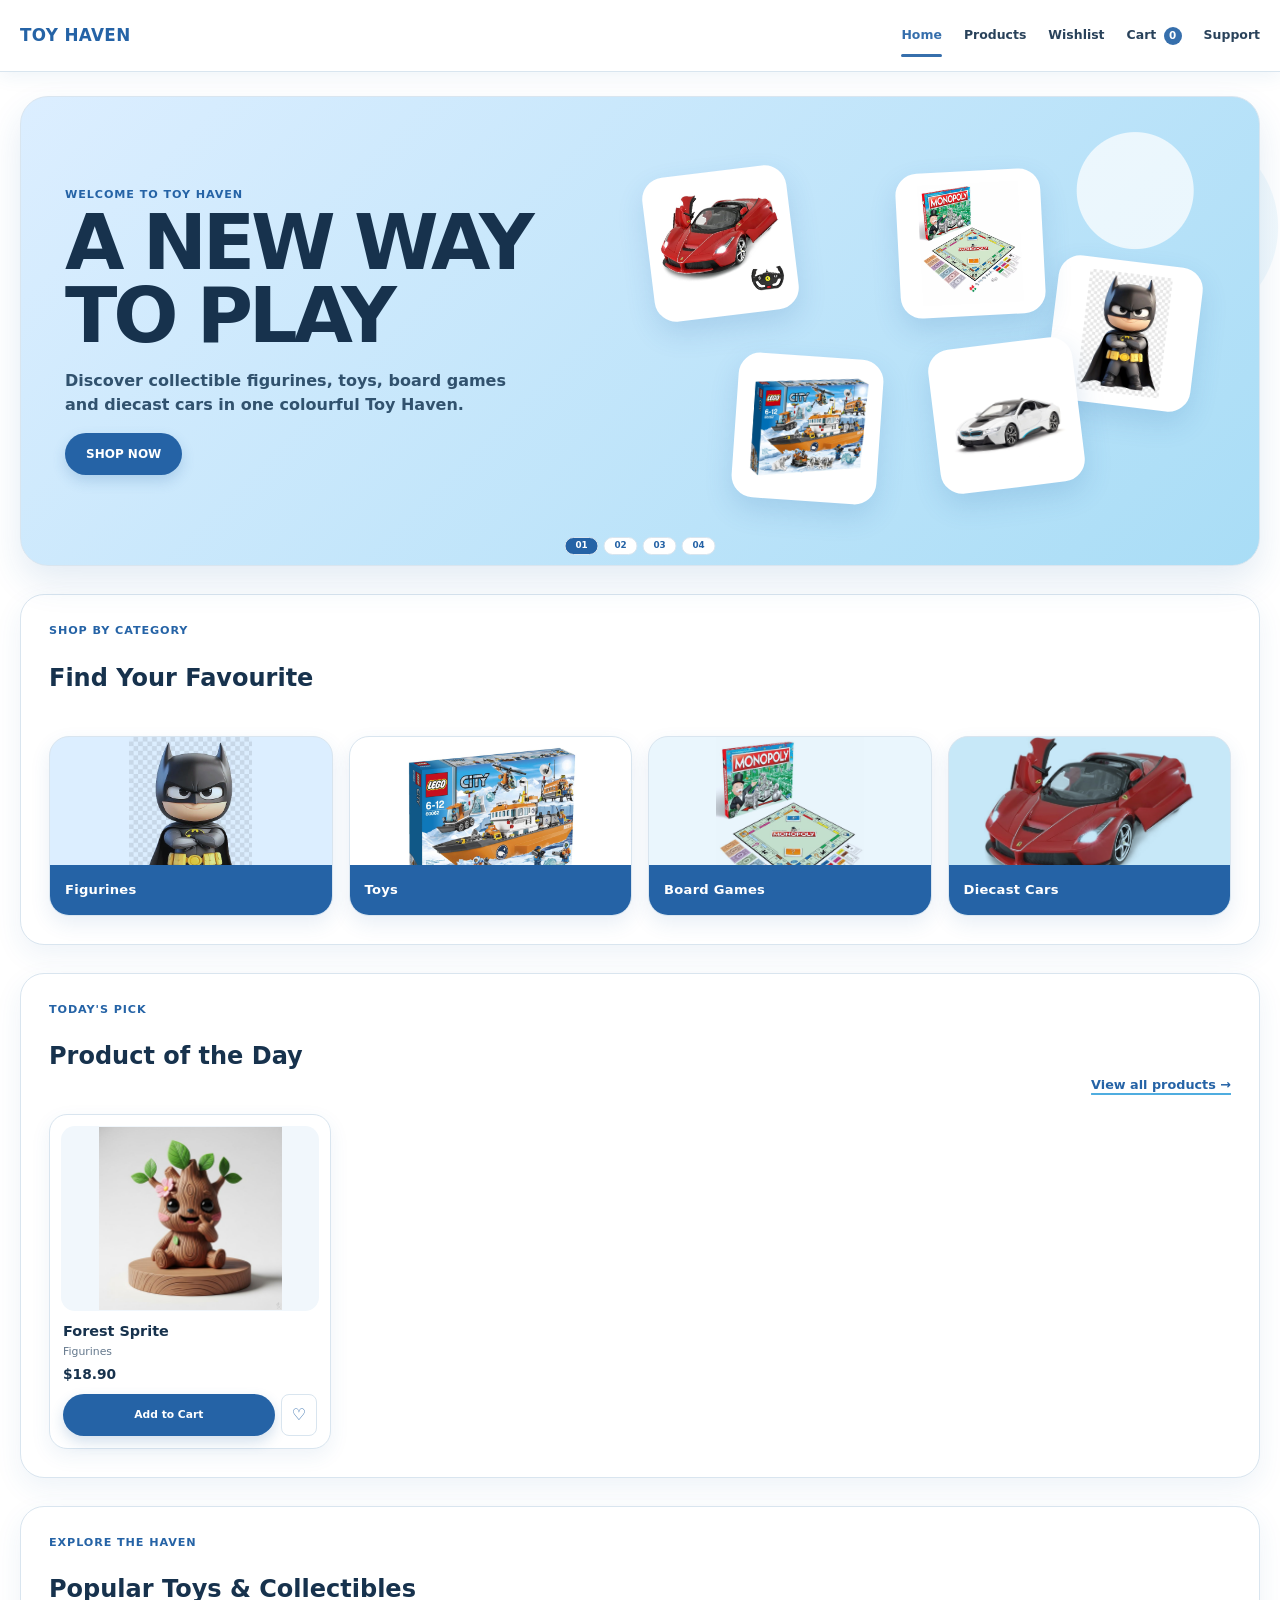
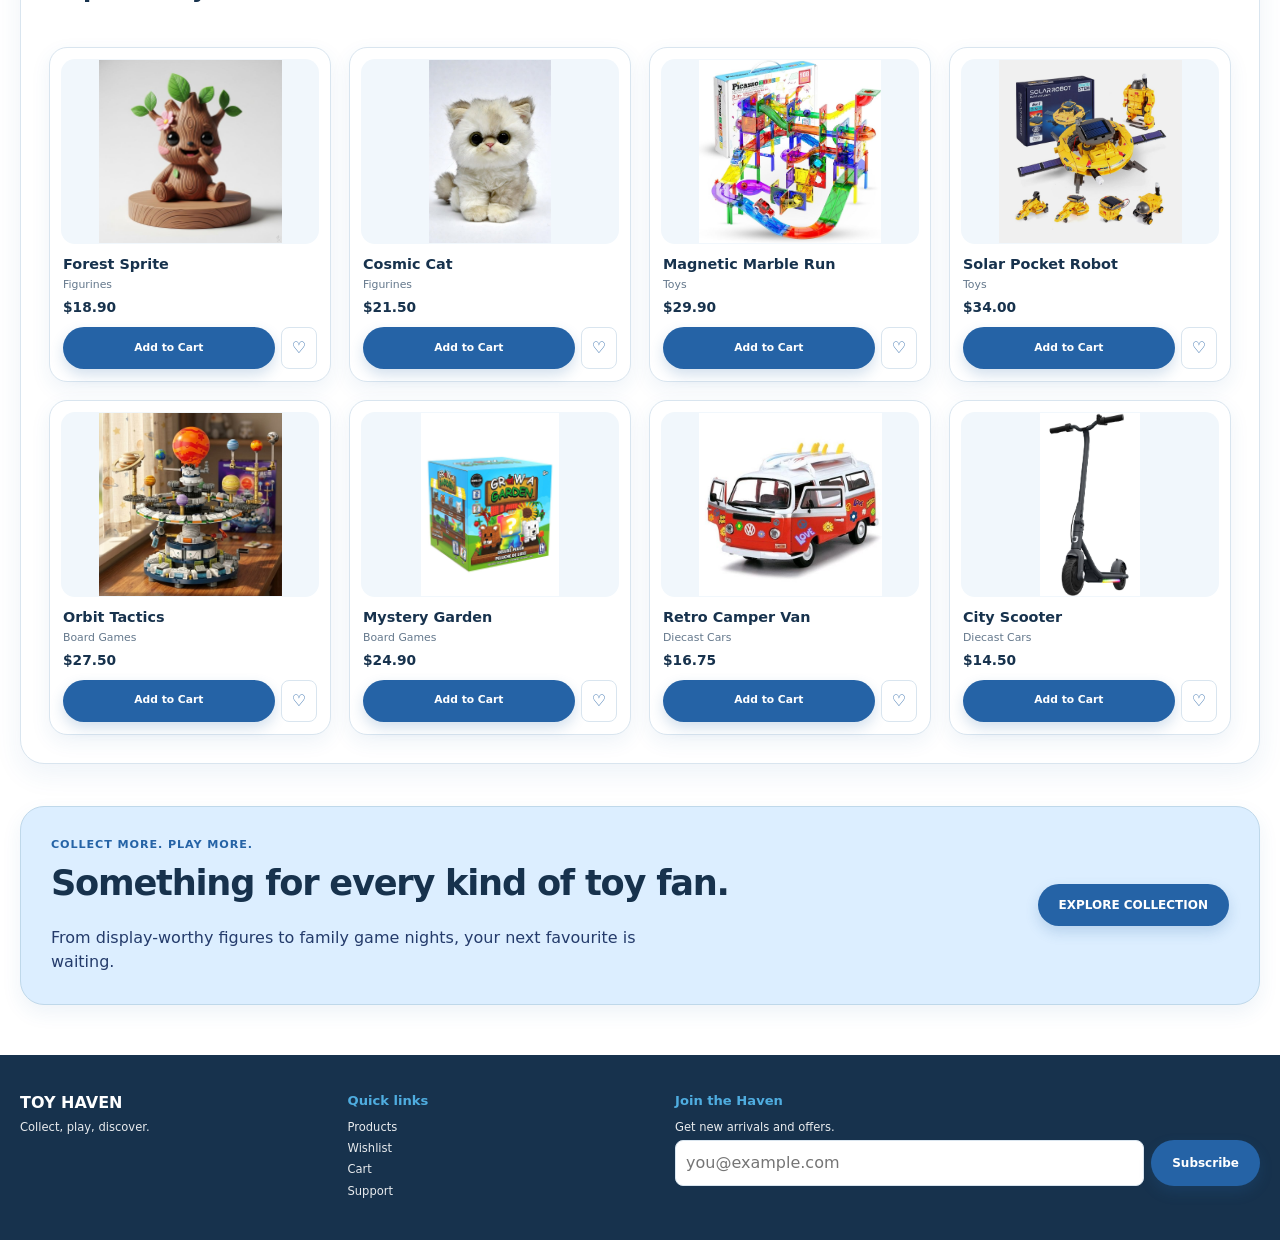
<file: index.html>
<!--
=========================================================
TOY HAVEN - INDEX.HTML
=========================================================
VIVA PURPOSE:
HOME PAGE: hero/banner, categories, featured products, Product of the Day and newsletter.

Shared header/footer are kept consistent across pages.
The semantic <main> element contains the page-specific
content. JavaScript is loaded at the bottom so the HTML is
available before the scripts initialise the page.
=========================================================
-->
<!DOCTYPE html>
<html lang="en">
<head>
  <meta charset="UTF-8">

  <!-- RESPONSIVE: tells the browser to size the page correctly on phones/tablets -->
  <meta name="viewport" content="width=device-width, initial-scale=1.0">

  <meta name="description" content="Toy Haven - collectible figurines, toys, board games and diecast models.">
  <meta name="theme-color" content="#FF6B6B">

  <title>Toy Haven | Home</title>

  <!-- FAVICON -->
  <link rel="icon" href="assets/truck.jpg" type="image/svg+xml">

  <!-- PWA MANIFEST -->
  <link rel="manifest" href="manifest.json">

  <!-- SHARED STYLESHEET: controls the appearance of the whole website -->
  <link rel="stylesheet" href="css/style.css">
</head>

<body data-page="home">

<!-- =====================================================
     HEADER / NAVIGATION
     Desktop = normal navigation
     Mobile = hamburger menu controlled by JavaScript
     ===================================================== -->
<header class="site-header">
  <a class="brand" href="index.html">TOY HAVEN</a>

  <!-- MOBILE MENU BUTTON -->
  <button class="menu-toggle"
          aria-label="Open navigation"
          aria-expanded="false">
    <span></span><span></span><span></span>
  </button>

  <nav class="site-nav" aria-label="Main navigation">
    <a class="active" href="index.html">Home</a>
    <a href="products.html">Products</a>
    <a href="wishlist.html">Wishlist</a>
    <a href="cart.html">Cart <span class="cart-count">0</span></a>
    <a href="support.html">Support</a>
  </nav>
</header>

<main class="home-main">

  <!-- ===================================================
       HERO SECTION
       JavaScript automatically rotates the promotional
       text. The toy images make the home page visually full.
       =================================================== -->
  <section class="hero hero-full" aria-label="Toy Haven promotions">

    <div class="hero-copy">
      <p class="eyebrow">WELCOME TO TOY HAVEN</p>

      <h1 id="hero-title">FAVOURITE TOYS FOR EVERY FAN</h1>

      <p id="hero-text">
        Discover collectibles, building sets, games and diecast models all in one place.
      </p>

      <!-- CTA = Call To Action -->
      <a class="btn" href="products.html">SHOP NOW</a>
    </div>

    <!-- TOY WALL: these are decorative product images -->
    <div class="hero-toy-wall" id="hero-art" aria-hidden="true">
      <div class="hero-product hero-p1">
        <img src="assets/ferrari.jpg" alt="">
      </div>

      <div class="hero-product hero-p2">
        <img src="assets/batman.jpg" alt="">
      </div>

      <div class="hero-product hero-p3">
        <img src="assets/lego-city.jpg" alt="">
      </div>

      <div class="hero-product hero-p4">
        <img src="assets/monopoly.jpg" alt="">
      </div>

      <div class="hero-product hero-p5">
        <img src="assets/bmw.jpg" alt="">
      </div>
    </div>

    <!-- JavaScript creates the slide buttons here -->
   
    <div class="hero-dots" id="hero-dots"></div>
  </section>


  <!-- ===================================================
       CATEGORY SHORTCUTS
       Clicking a category takes the user to Products.
       =================================================== -->
  <section class="home-section reveal">

    <div class="section-heading">
      <div>
        <p class="eyebrow">SHOP BY CATEGORY</p>
        <h2>Find Your Favourite</h2>
      </div>
    </div>

    <div class="category-cards">

      <a class="category-card" href="products.html?category=Figurines">
        <img src="assets/batman.jpg" alt="Figurines">
        <span>Figurines</span>
      </a>

      <a class="category-card" href="products.html?category=Toys">
        <img src="assets/lego-city.jpg" alt="Toys">
        <span>Toys</span>
      </a>

      <a class="category-card" href="products.html?category=Board%20Games">
        <img src="assets/monopoly.jpg" alt="Board Games">
        <span>Board Games</span>
      </a>

      <a class="category-card" href="products.html?category=Diecast%20Cars">
        <img src="assets/ferrari.jpg" alt="Diecast Cars">
        <span>Diecast Cars</span>
      </a>

    </div>
  </section>


  <!-- ===================================================
       PRODUCT OF THE DAY
       JavaScript selects a product based on the date.
       This supports the assignment's Product of the Day mark.
       =================================================== -->
  <section class="home-section reveal">

    <div class="section-heading">
      <div>
        <p class="eyebrow">TODAY'S PICK</p>
        <h2>Product of the Day</h2>
      </div>

      <a class="text-link" href="products.html">View all products →</a>
    </div>

    <!-- JavaScript inserts the selected product here -->
    <div id="featured-product" class="product-grid featured-grid"></div>
  </section>


  <!-- ===================================================
       FULL PRODUCT COLLECTION
       JavaScript reads PRODUCTS from products-data.js
       and creates the cards automatically.
       =================================================== -->
  <section class="home-section reveal">

    <div class="section-heading">
      <div>
        <p class="eyebrow">EXPLORE THE HAVEN</p>
        <h2>Popular Toys & Collectibles</h2>
      </div>
    </div>

    <!-- JavaScript inserts ALL products here -->
    <div id="home-product-grid" class="product-grid home-product-grid"></div>
  </section>


  <!-- ===================================================
       PROMOTIONAL STRIP
       =================================================== -->
  <section class="promo-strip reveal">

    <div>
      <p class="eyebrow">COLLECT MORE. PLAY MORE.</p>

      <h2>Something for every kind of toy fan.</h2>

      <p>
        From display-worthy figures to family game nights,
        your next favourite is waiting.
      </p>
    </div>

    <a class="btn" href="products.html">EXPLORE COLLECTION</a>
  </section>

</main>


<!-- =====================================================
     FOOTER
     Newsletter email is saved using localStorage.
     ===================================================== -->
<footer class="site-footer">

  <div>
    <strong>TOY HAVEN</strong>
    <p>Collect, play, discover.</p>
  </div>

  <div>
    <h3>Quick links</h3>
    <a href="products.html">Products</a>
    <a href="wishlist.html">Wishlist</a>
    <a href="cart.html">Cart</a>
    <a href="support.html">Support</a>
  </div>

  <form id="newsletter-form" class="newsletter">

    <h3>Join the Haven</h3>
    <p>Get new arrivals and offers.</p>

    <label class="sr-only" for="newsletter-email">
      Email address
    </label>

    <div class="inline-form">
      <input id="newsletter-email"
             type="email"
             placeholder="you@example.com"
             required>

      <button class="btn" type="submit">Subscribe</button>
    </div>

    <small id="newsletter-message" class="form-message"></small>
  </form>

</footer>

<!-- Small notification used by JavaScript -->
<div id="toast" class="toast" role="status" aria-live="polite"></div>

<!-- PRODUCT DATA MUST LOAD BEFORE app.js -->
<script src="js/products-data.js"></script>

<!-- MAIN JAVASCRIPT -->
<script src="js/app.js"></script>

</body>
</html>
</file>
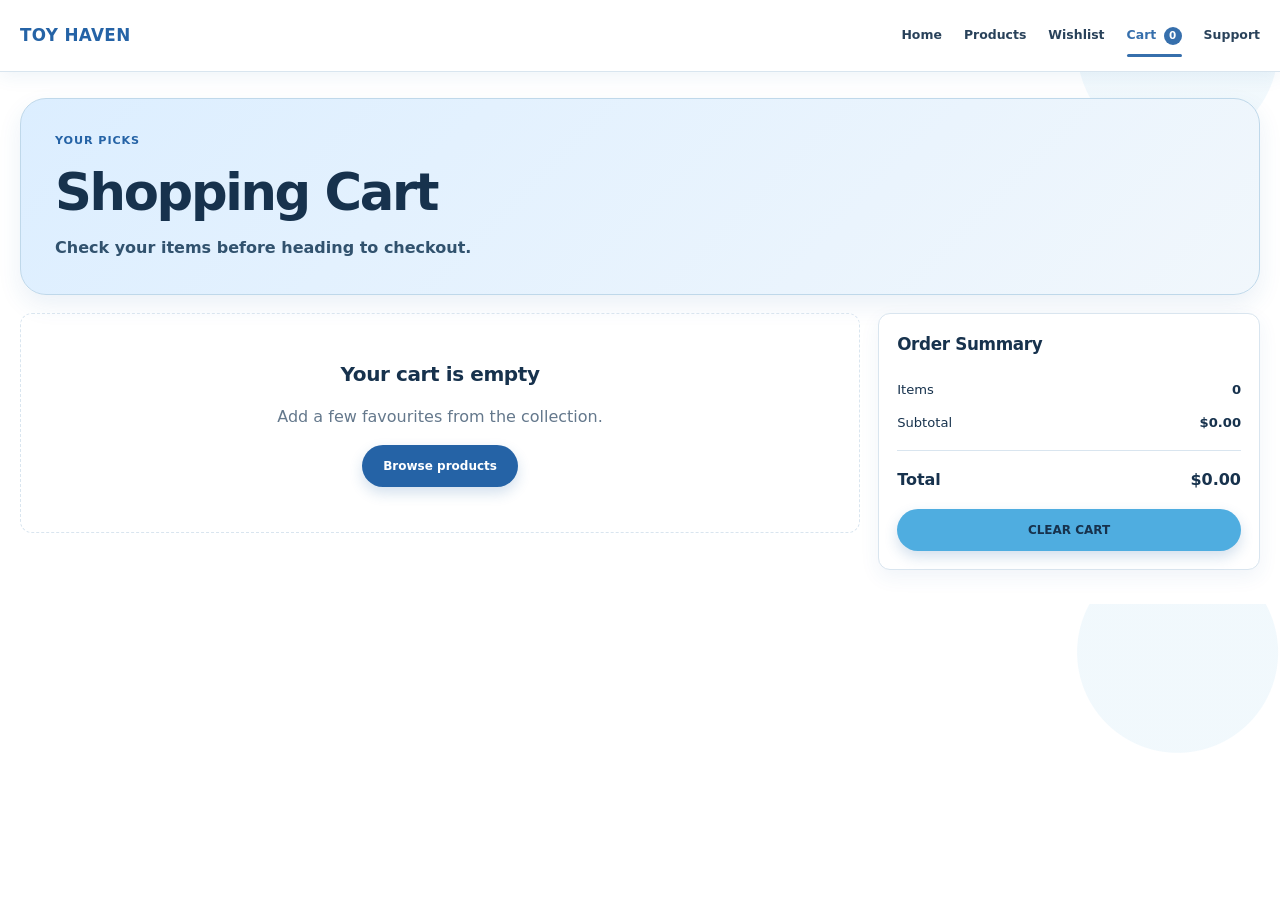
<file: cart.html>
<!--
=========================================================
TOY HAVEN - CART.HTML
=========================================================
VIVA PURPOSE:
SHOPPING CART PAGE: saved products, quantity controls, subtotals, total, clear cart and checkout.

Shared header/footer are kept consistent across pages.
The semantic <main> element contains the page-specific
content. JavaScript is loaded at the bottom so the HTML is
available before the scripts initialise the page.
=========================================================
-->
<!DOCTYPE html>
<html lang="en">
<head>
  <meta charset="UTF-8">
  <meta name="viewport" content="width=device-width, initial-scale=1.0">
  <meta name="description" content="Review your Toy Haven shopping cart.">
  <meta name="theme-color" content="#FF6B6B">
  <title>Toy Haven | Shopping Cart</title>
  <link rel="icon" href="assets/favicon.svg" type="image/svg+xml">
  <link rel="manifest" href="manifest.json">
  <link rel="stylesheet" href="css/style.css">
</head>
<body data-page="cart">
  <header class="site-header">
    <a class="brand" href="index.html">TOY HAVEN</a>
    <button class="menu-toggle" aria-label="Open navigation" aria-expanded="false"><span></span><span></span><span></span></button>
    <nav class="site-nav" aria-label="Main navigation">
      <a href="index.html">Home</a><a href="products.html">Products</a><a href="wishlist.html">Wishlist</a>
      <a class="active" href="cart.html">Cart <span class="cart-count">0</span></a><a href="support.html">Support</a>
    </nav>
  </header>

  <main class="page-main">
    <section class="page-intro reveal">
      <p class="eyebrow">YOUR PICKS</p>
      <h1>Shopping Cart</h1>
      <p>Check your items before heading to checkout.</p>
    </section>

    <section class="cart-layout section compact-section">
      <div>
        <div id="cart-items" class="cart-list"></div>
        <div id="empty-cart" class="empty-state hidden">
          <h2>Your cart is empty</h2>
          <p>Add a few favourites from the collection.</p>
          <a class="btn" href="products.html">Browse products</a>
        </div>
      </div>
      <aside class="summary-card">
        <h2>Order Summary</h2>
        <div class="summary-line"><span>Items</span><strong id="cart-item-count">0</strong></div>
        <div class="summary-line"><span>Subtotal</span><strong id="cart-subtotal">$0.00</strong></div>
        <hr>
        <div class="summary-total"><span>Total</span><strong id="cart-total">$0.00</strong></div>
        <a id="checkout-link" class="btn full-width" href="checkout.html">PROCEED TO CHECKOUT</a>
        <button id="clear-cart" class="btn secondary full-width">CLEAR CART</button>
      </aside>
    </section>
  </main>

  <div id="toast" class="toast" role="status" aria-live="polite"></div>
  <script src="js/products-data.js"></script>
  <script src="js/app.js"></script>
</body>
</html>
</file>
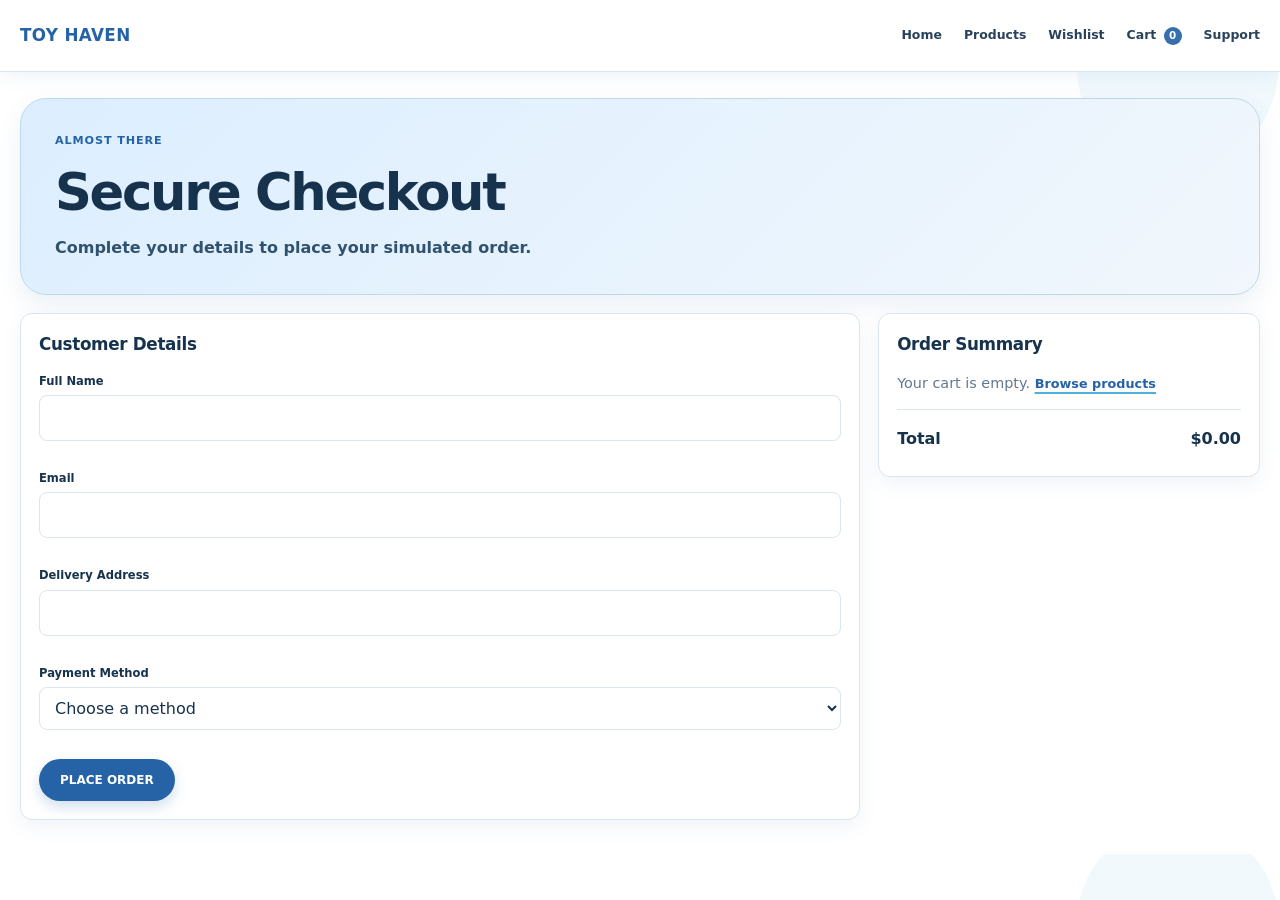
<file: checkout.html>
<!--
=========================================================
TOY HAVEN - CHECKOUT.HTML
=========================================================
VIVA PURPOSE:
CHECKOUT PAGE: customer form, payment method, validation, order summary and success state.

Shared header/footer are kept consistent across pages.
The semantic <main> element contains the page-specific
content. JavaScript is loaded at the bottom so the HTML is
available before the scripts initialise the page.
=========================================================
-->
<!DOCTYPE html>
<html lang="en">
<head>
  <meta charset="UTF-8">
  <meta name="viewport" content="width=device-width, initial-scale=1.0">
  <meta name="description" content="Toy Haven secure checkout simulation.">
  <meta name="theme-color" content="#FF6B6B">
  <title>Toy Haven | Checkout</title>
  <link rel="icon" href="assets/favicon.svg" type="image/svg+xml">
  <link rel="manifest" href="manifest.json">
  <link rel="stylesheet" href="css/style.css">
</head>
<body data-page="checkout">
  <header class="site-header">
    <a class="brand" href="index.html">TOY HAVEN</a>
    <button class="menu-toggle" aria-label="Open navigation" aria-expanded="false"><span></span><span></span><span></span></button>
    <nav class="site-nav" aria-label="Main navigation">
      <a href="index.html">Home</a><a href="products.html">Products</a><a href="wishlist.html">Wishlist</a>
      <a href="cart.html">Cart <span class="cart-count">0</span></a>
      <a href="support.html">Support</a>
    </nav>
  </header>

  <main class="page-main">
    <section class="page-intro reveal">
      <p class="eyebrow">ALMOST THERE</p>
      <h1>Secure Checkout</h1>
      <p>Complete your details to place your simulated order.</p>
    </section>

    <section class="checkout-layout section compact-section">
      <form id="checkout-form" class="form-card" novalidate>
        <h2>Customer Details</h2>
        <div class="field">
          <label for="full-name">Full Name</label>
          <input id="full-name" name="fullName" type="text" autocomplete="name" required>
          <small class="error-text" data-error-for="full-name"></small>
        </div>
        <div class="field">
          <label for="email">Email</label>
          <input id="email" name="email" type="email" autocomplete="email" required>
          <small class="error-text" data-error-for="email"></small>
        </div>
        <div class="field">
          <label for="address">Delivery Address</label>
          <input id="address" name="address" type="text" autocomplete="address-line1" required>
          <small class="error-text" data-error-for="address"></small>
        </div>
        <div class="field">
          <label for="payment">Payment Method</label>
          <select id="payment" name="payment" required>
            <option value="">Choose a method</option>
            <option>Card</option>
            <option>Cash on Delivery</option>
          </select>
          <small class="error-text" data-error-for="payment"></small>
        </div>
        <button class="btn" type="submit">PLACE ORDER</button>
      </form>

      <aside class="summary-card">
        <h2>Order Summary</h2>
        <div id="checkout-items"></div>
        <hr>
        <div class="summary-total"><span>Total</span><strong id="checkout-total">$0.00</strong></div>
        <div id="checkout-success" class="success-message hidden" role="status">
          ✓ Order confirmed! Thank you for shopping at Toy Haven.
        </div>
      </aside>
    </section>
  </main>

  <div id="toast" class="toast" role="status" aria-live="polite"></div>
  <script src="js/products-data.js"></script>
  <script src="js/app.js"></script>
</body>
</html>
</file>
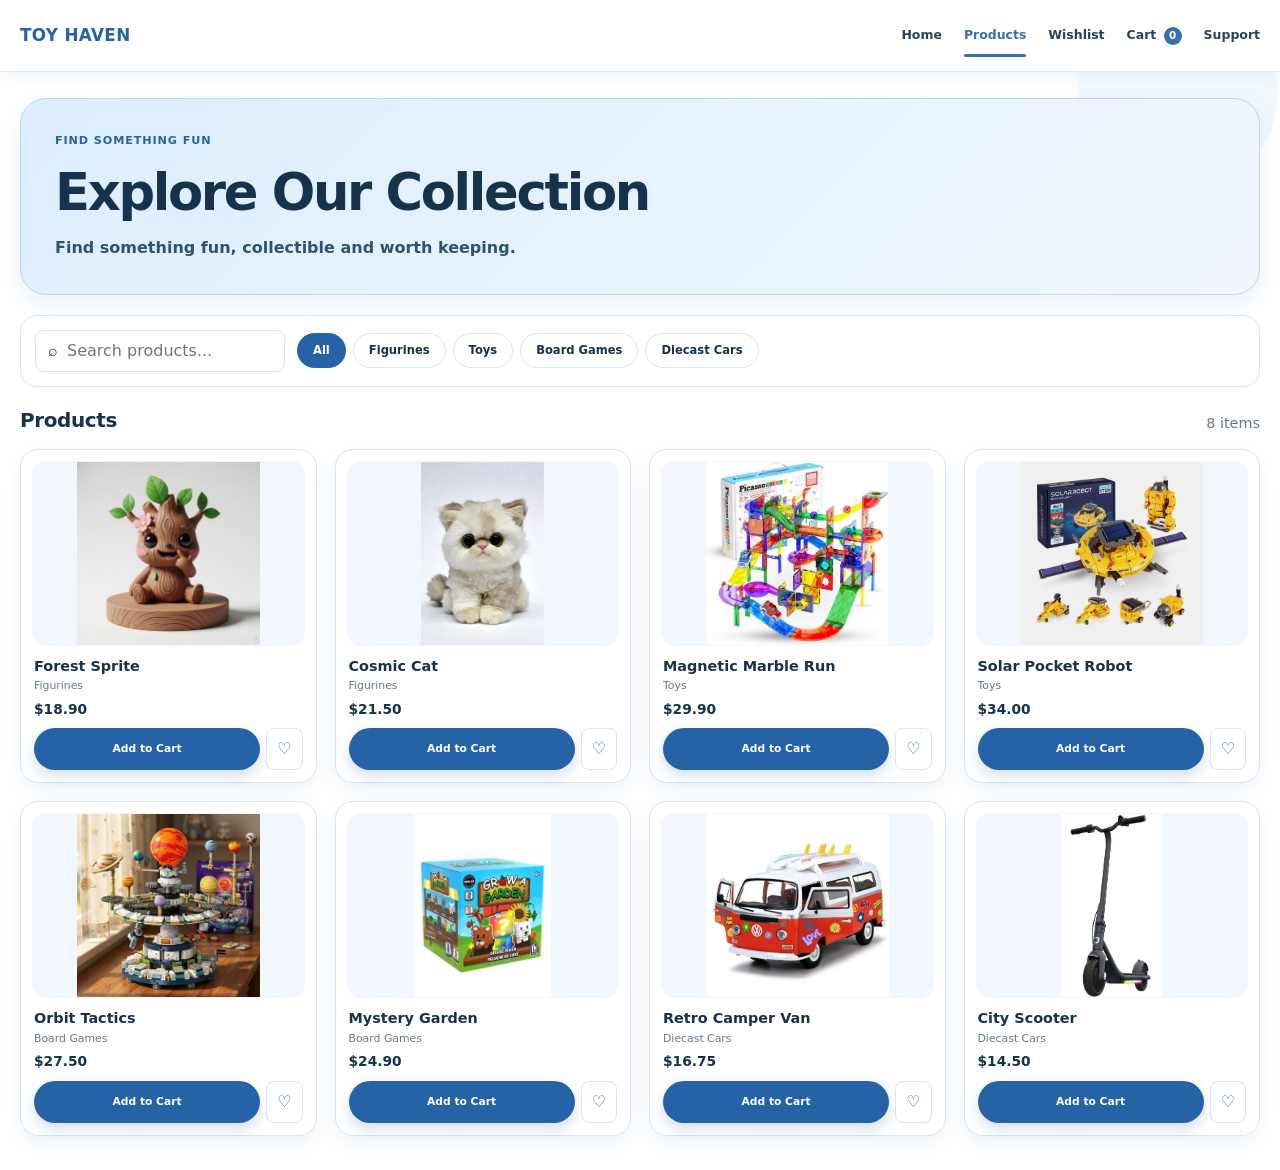
<file: products.html>
<!--
=========================================================
TOY HAVEN - PRODUCTS.HTML
=========================================================
VIVA PURPOSE:
PRODUCT LISTING PAGE: search, four category filters, product cards, modal and Add to Cart.

Shared header/footer are kept consistent across pages.
The semantic <main> element contains the page-specific
content. JavaScript is loaded at the bottom so the HTML is
available before the scripts initialise the page.
=========================================================
-->
<!DOCTYPE html>
<html lang="en">
<head>
  <meta charset="UTF-8">
  <meta name="viewport" content="width=device-width, initial-scale=1.0">
  <meta name="description" content="Browse Toy Haven products.">
  <meta name="theme-color" content="#FF6B6B">
  <title>Toy Haven | Products</title>
  <link rel="icon" href="assets/favicon.svg" type="image/svg+xml">
  <link rel="manifest" href="manifest.json">
  <link rel="stylesheet" href="css/style.css">
</head>
<body data-page="products">
  <header class="site-header">
    <a class="brand" href="index.html">TOY HAVEN</a>
    <button class="menu-toggle" aria-label="Open navigation" aria-expanded="false"><span></span><span></span><span></span></button>
    <nav class="site-nav" aria-label="Main navigation">
      <a href="index.html">Home</a>
      <a class="active" href="products.html">Products</a>
      <a href="wishlist.html">Wishlist</a>
      <a href="cart.html">Cart <span class="cart-count">0</span></a>
      <a href="support.html">Support</a>
    </nav>
  </header>

  <main class="page-main">
    <section class="page-intro reveal">
      <p class="eyebrow">FIND SOMETHING FUN</p>
      <h1>Explore Our Collection</h1>
      <p>Find something fun, collectible and worth keeping.</p>
    </section>

    <section class="catalog-controls reveal" aria-label="Product filters">
      <label class="search-box">
        <span aria-hidden="true">⌕</span>
        <input id="product-search" type="search" placeholder="Search products..." autocomplete="off">
      </label>
      <div id="category-filters" class="filter-list">
        <button class="filter-btn active" data-category="All">All</button>
        <button class="filter-btn" data-category="Figurines">Figurines</button>
        <button class="filter-btn" data-category="Toys">Toys</button>
        <button class="filter-btn" data-category="Board Games">Board Games</button>
        <button class="filter-btn" data-category="Diecast Cars">Diecast Cars</button>
      </div>
    </section>

    <section class="section compact-section">
      <div class="results-row">
        <h2>Products</h2>
        <span id="product-result-count" class="muted"></span>
      </div>
      <div id="product-grid" class="product-grid"></div>
      <p id="no-products" class="empty-state hidden">No products match your search.</p>
    </section>
  </main>

  <div id="product-modal" class="modal hidden" role="dialog" aria-modal="true" aria-labelledby="modal-title">
    <div class="modal-backdrop" data-close-modal></div>
    <div class="modal-card">
      <button class="modal-close" data-close-modal aria-label="Close product details">×</button>
      <div id="modal-content"></div>
    </div>
  </div>

  <div id="toast" class="toast" role="status" aria-live="polite"></div>
  <script src="js/products-data.js"></script>
  <script src="js/app.js"></script>
</body>
</html>
</file>
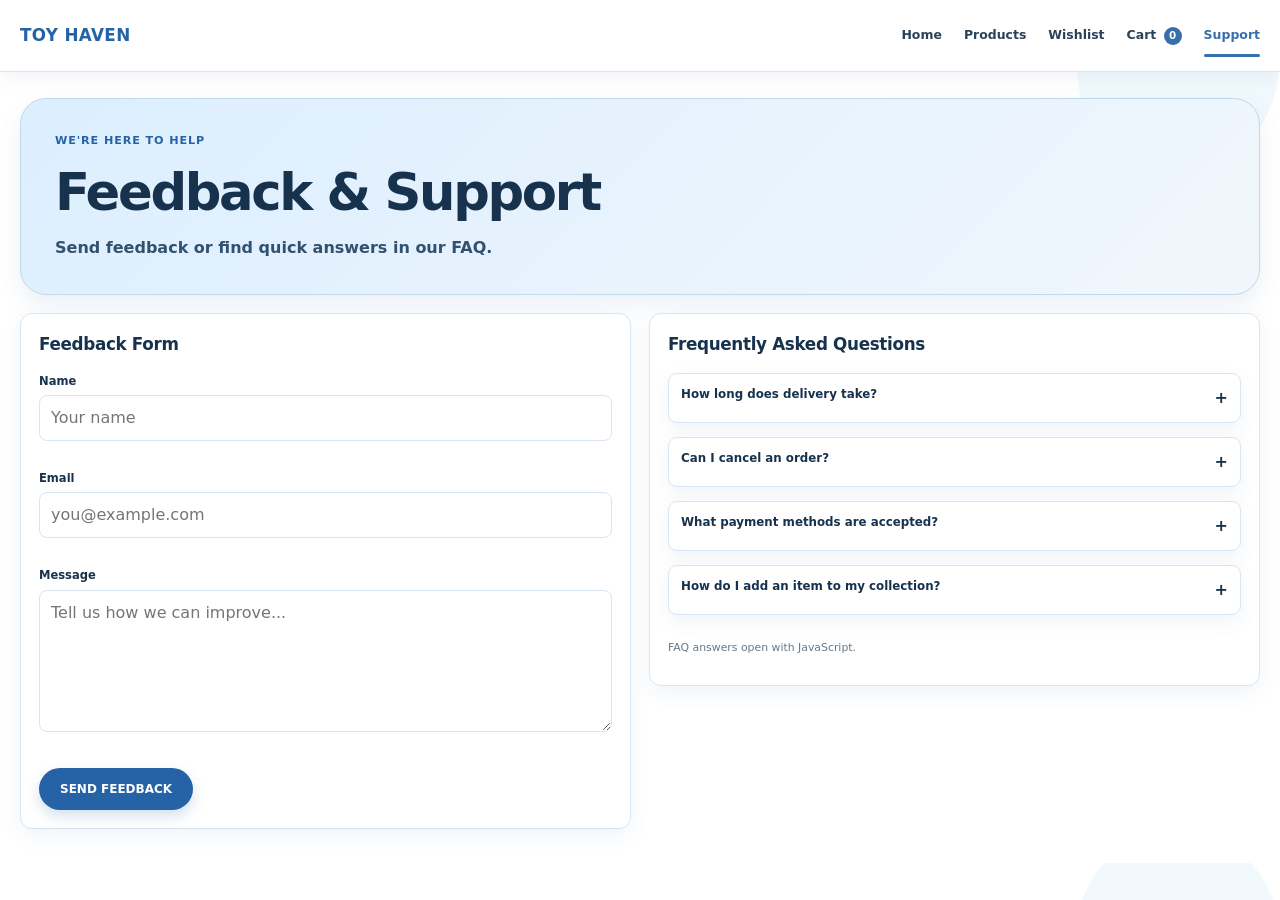
<file: support.html>
<!--
=========================================================
TOY HAVEN - SUPPORT.HTML
=========================================================
VIVA PURPOSE:
FEEDBACK & SUPPORT PAGE: validated feedback form, localStorage and FAQ accordion.

Shared header/footer are kept consistent across pages.
The semantic <main> element contains the page-specific
content. JavaScript is loaded at the bottom so the HTML is
available before the scripts initialise the page.
=========================================================
-->
<!DOCTYPE html>
<html lang="en">
<head>
  <meta charset="UTF-8">
  <meta name="viewport" content="width=device-width, initial-scale=1.0">
  <meta name="description" content="Toy Haven feedback and support.">
  <meta name="theme-color" content="#FF6B6B">
  <title>Toy Haven | Feedback & Support</title>
  <link rel="icon" href="assets/favicon.svg" type="image/svg+xml">
  <link rel="manifest" href="manifest.json">
  <link rel="stylesheet" href="css/style.css">
</head>
<body data-page="support">
  <header class="site-header">
    <a class="brand" href="index.html">TOY HAVEN</a>
    <button class="menu-toggle" aria-label="Open navigation" aria-expanded="false"><span></span><span></span><span></span></button>
    <nav class="site-nav" aria-label="Main navigation">
      <a href="index.html">Home</a><a href="products.html">Products</a><a href="wishlist.html">Wishlist</a>
      <a href="cart.html">Cart <span class="cart-count">0</span></a><a class="active" href="support.html">Support</a>
    </nav>
  </header>

  <main class="page-main">
    <section class="page-intro reveal">
      <p class="eyebrow">WE'RE HERE TO HELP</p>
      <h1>Feedback & Support</h1>
      <p>Send feedback or find quick answers in our FAQ.</p>
    </section>

    <section class="support-layout section compact-section">
      <form id="feedback-form" class="form-card" novalidate>
        <h2>Feedback Form</h2>
        <div class="field">
          <label for="feedback-name">Name</label>
          <input id="feedback-name" name="name" type="text" placeholder="Your name" required>
          <small class="error-text" data-error-for="feedback-name"></small>
        </div>
        <div class="field">
          <label for="feedback-email">Email</label>
          <input id="feedback-email" name="email" type="email" placeholder="you@example.com" required>
          <small class="error-text" data-error-for="feedback-email"></small>
        </div>
        <div class="field">
          <label for="feedback-message">Message</label>
          <textarea id="feedback-message" name="message" rows="5" placeholder="Tell us how we can improve..." required></textarea>
          <small class="error-text" data-error-for="feedback-message"></small>
        </div>
        <button class="btn" type="submit">SEND FEEDBACK</button>
        <p id="feedback-success" class="success-message hidden">✓ Thanks! Your feedback has been saved.</p>
      </form>

      <section class="faq-card">
        <h2>Frequently Asked Questions</h2>
        <div class="faq-list">
          <button class="faq-question" aria-expanded="false">How long does delivery take?<span>+</span></button>
          <div class="faq-answer"><p>Standard delivery is simulated as 3–5 working days for this coursework website.</p></div>
          <button class="faq-question" aria-expanded="false">Can I cancel an order?<span>+</span></button>
          <div class="faq-answer"><p>Because this is a front-end simulation, orders can be reviewed through the stored order history.</p></div>
          <button class="faq-question" aria-expanded="false">What payment methods are accepted?<span>+</span></button>
          <div class="faq-answer"><p>The checkout simulation supports Card and Cash on Delivery.</p></div>
          <button class="faq-question" aria-expanded="false">How do I add an item to my collection?<span>+</span></button>
          <div class="faq-answer"><p>Open Products, choose a product, then use Add to Wishlist and select a collection status.</p></div>
        </div>
        <p class="storage-note">FAQ answers open with JavaScript.</p>
      </section>
    </section>
  </main>

  <div id="toast" class="toast" role="status" aria-live="polite"></div>
  <script src="js/products-data.js"></script>
  <script src="js/app.js"></script>
</body>
</html>
</file>
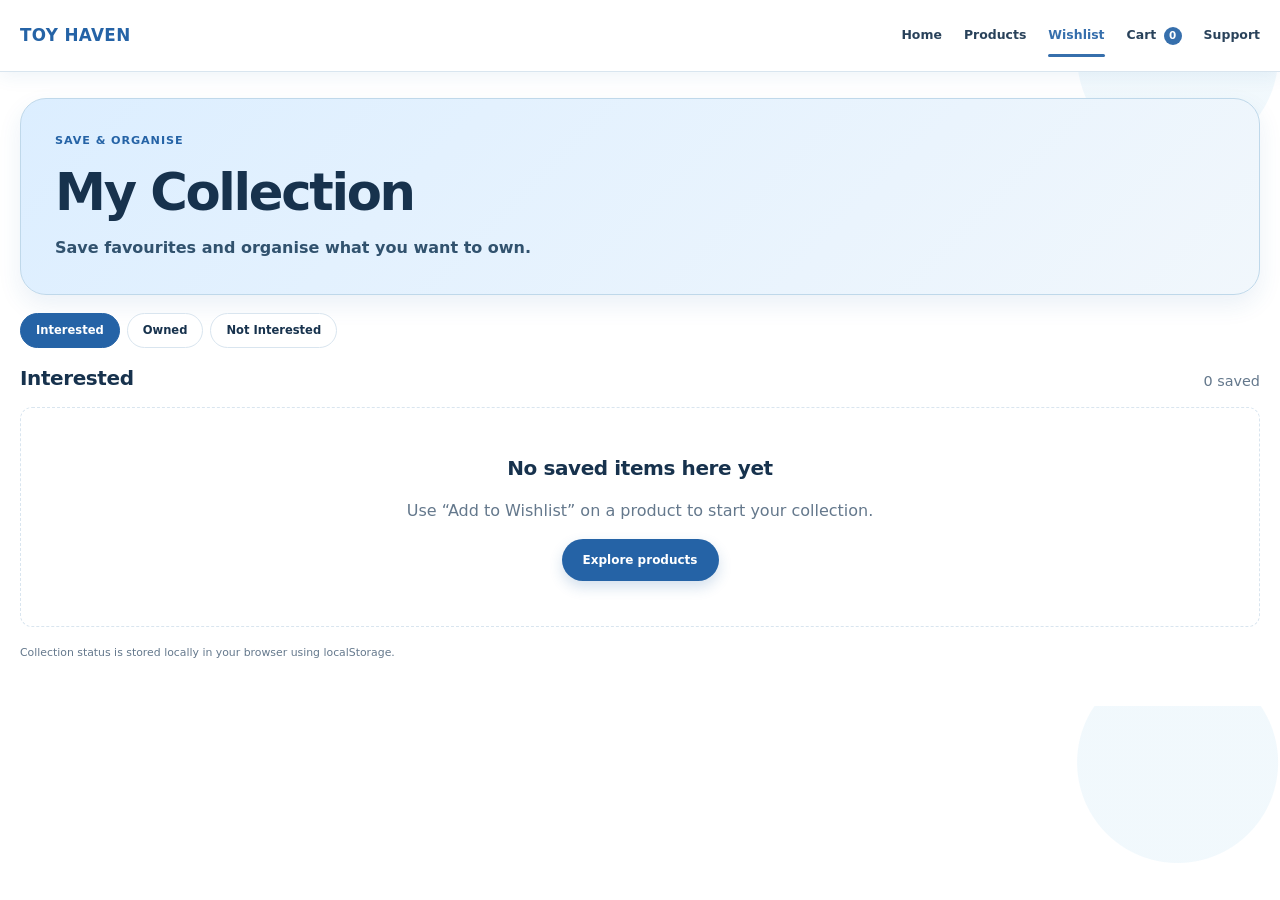
<file: wishlist.html>
<!--
=========================================================
TOY HAVEN - WISHLIST.HTML
=========================================================
VIVA PURPOSE:
WISHLIST / COLLECTION PAGE: saved products and Interested / Owned / Not Interested status.

Shared header/footer are kept consistent across pages.
The semantic <main> element contains the page-specific
content. JavaScript is loaded at the bottom so the HTML is
available before the scripts initialise the page.
=========================================================
-->
<!DOCTYPE html>
<html lang="en">
<head>
  <meta charset="UTF-8">
  <meta name="viewport" content="width=device-width, initial-scale=1.0">
  <meta name="description" content="Manage your Toy Haven collection and wishlist.">
  <meta name="theme-color" content="#FF6B6B">
  <title>Toy Haven | My Collection</title>
  <link rel="icon" href="assets/favicon.svg" type="image/svg+xml">
  <link rel="manifest" href="manifest.json">
  <link rel="stylesheet" href="css/style.css">
</head>
<body data-page="wishlist">
  <header class="site-header">
    <a class="brand" href="index.html">TOY HAVEN</a>
    <button class="menu-toggle" aria-label="Open navigation" aria-expanded="false"><span></span><span></span><span></span></button>
    <nav class="site-nav" aria-label="Main navigation">
      <a href="index.html">Home</a><a href="products.html">Products</a>
      <a class="active" href="wishlist.html">Wishlist</a><a href="cart.html">Cart <span class="cart-count">0</span></a><a href="support.html">Support</a>
    </nav>
  </header>

  <main class="page-main">
    <section class="page-intro reveal">
      <p class="eyebrow">SAVE & ORGANISE</p>
      <h1>My Collection</h1>
      <p>Save favourites and organise what you want to own.</p>
    </section>

    <section class="section compact-section">
      <div id="wishlist-filters" class="filter-list status-filters">
        <button class="filter-btn active" data-status="Interested">Interested</button>
        <button class="filter-btn" data-status="Owned">Owned</button>
        <button class="filter-btn" data-status="Not Interested">Not Interested</button>
      </div>
      <div class="results-row">
        <h2 id="wishlist-title">Interested</h2>
        <span id="wishlist-count" class="muted"></span>
      </div>
      <div id="wishlist-grid" class="product-grid"></div>
      <div id="wishlist-empty" class="empty-state hidden">
        <h2>No saved items here yet</h2>
        <p>Use “Add to Wishlist” on a product to start your collection.</p>
        <a class="btn" href="products.html">Explore products</a>
      </div>
      <p class="storage-note">Collection status is stored locally in your browser using localStorage.</p>
    </section>
  </main>

  <div id="toast" class="toast" role="status" aria-live="polite"></div>
  <script src="js/products-data.js"></script>
  <script src="js/app.js"></script>
</body>
</html>
</file>
<file: css/style.css>
/* 
   TOY HAVEN COLOUR THEME
   Navy      #243B6B  -> main headings, navigation and strong UI elements
   Sky Blue  #5BC0EB  -> links, secondary buttons and highlights
   Yellow    #FDE74C  -> playful accents and calls-to-action
   Pink      #F45B69  -> promotional accents and important actions
   Background#F7F9FC  -> clean page background
*/
/*
=========================================================
TOY HAVEN - CSS / VIVA GUIDE
=========================================================
This stylesheet controls the visual design.

WHY THESE RULES EXIST:
- CSS variables keep the colour palette consistent.
- Grid is used for product and category collections.
- Flexbox is used for navigation, buttons and small layouts.
- Border radius and shadows create the redesigned visual
  style without changing the assignment concept.
- Hover transitions provide interaction feedback.
- Media queries make the pages responsive on mobile,
  tablet and desktop.

The colour palette and product presentation are intentionally
different from the previous Toy Haven design.
=========================================================
*/
@import url('https://fonts.googleapis.com/css2?family=DM+Sans:wght@400;500;600;700&family=Space+Grotesk:wght@500;600;700&display=swap');
/*
=========================================================
TOY HAVEN - MAIN STYLESHEET
=========================================================

VIVA NAVIGATION
---------------------------------------------------------
CTRL + F these headings in VS Code:

1. COLOUR PALETTE
2. GLOBAL / RESET
3. HEADER + NAVIGATION
4. BUTTONS
5. HERO
6. PRODUCT CARDS
7. PRODUCTS PAGE CONTROLS
8. CART
9. CHECKOUT / FORMS
10. WISHLIST
11. SUPPORT / FAQ
12. FOOTER
13. MODAL
14. ANIMATIONS
15. HOME PAGE
16. RESPONSIVE TABLET
17. RESPONSIVE MOBILE

COLOUR PALETTE
---------------------------------------------------------
Primary    #E8A7B8 = Coral Red
Secondary  #F4D6A0 = Sunny Yellow
Accent     #A9D8C8 = Green
Background #FBF6F1 = Warm Cream
Text       #4B4652 = Dark Gray
=========================================================
*/

/* =====================================================
   1. COLOUR PALETTE
   Change colours HERE if you want to redesign the site.
   ===================================================== */
:root {
  /* TOY HAVEN - WHITE + BLUE THEME */
  --primary: #2563A6;        /* Main blue */
  --primary-dark: #174A7A;
  --secondary: #DCEEFF;      /* Soft blue */
  --accent: #4FADE0;         /* Sky blue */
  --background: #FFFFFF;     /* Main background */
  --text: #17324D;           /* Deep blue text */

  --muted: #64788C;
  --line: #D9E5EF;
  --surface: #FFFFFF;
  --soft: #F1F7FC;
  --success: #E4F3FF;
  --danger: #D95C5C;

  --shadow: 0 12px 30px rgba(37, 99, 166, .12);
  --radius: 20px;
  --max: 1240px;
}

/* =====================================================
   2. GLOBAL / RESET
   ===================================================== */
* {
  box-sizing: border-box;
}

html {
  scroll-behavior: smooth;
}

body {
  margin: 0;
  font-family: Inter, ui-sans-serif, system-ui, -apple-system,
    BlinkMacSystemFont, "Segoe UI", sans-serif;
  color: var(--text);
  background: var(--background);
  line-height: 1.5;
}

a {
  color: inherit;
  text-decoration: none;
}

button,
input,
select,
textarea {
  font: inherit;
}

button {
  cursor: pointer;
}

img {
  max-width: 100%;
  display: block;
}

.sr-only {
  position: absolute;
  width: 1px;
  height: 1px;
  padding: 0;
  margin: -1px;
  overflow: hidden;
  clip: rect(0,0,0,0);
  white-space: nowrap;
  border: 0;
}

.hidden {
  display: none !important;
}

.muted {
  color: var(--muted);
  font-size: .9rem;
}

/* =====================================================
   3. HEADER + NAVIGATION
   ===================================================== */
.site-header {
  position: sticky;
  top: 0;
  z-index: 50;
  min-height: 64px;
  padding: 0 max(20px, calc((100vw - var(--max)) / 2));
  display: flex;
  align-items: center;
  justify-content: space-between;
  border-bottom: 1px solid var(--line);
  background: rgba(255,248,231,.96);
  backdrop-filter: blur(12px);
}

.brand {
  font-weight: 900;
  letter-spacing: -.03em;
}

.site-nav {
  display: flex;
  align-items: center;
  gap: 22px;
  font-size: .78rem;
  font-weight: 700;
}

.site-nav a {
  position: relative;
  padding: 22px 0;
}

.site-nav a:hover,
.site-nav a.active {
  color: var(--primary);
}

.site-nav a.active::after {
  content: "";
  position: absolute;
  left: 0;
  right: 0;
  bottom: 14px;
  height: 2px;
  border-radius: 99px;
  background: var(--primary);
}

.cart-count {
  display: inline-grid;
  place-items: center;
  min-width: 18px;
  height: 18px;
  padding: 0 5px;
  margin-left: 3px;
  border-radius: 99px;
  background: var(--primary);
  color: #fff;
  font-size: .65rem;
}

/* Hidden on desktop, visible on mobile */
.menu-toggle {
  display: none;
  border: 0;
  background: transparent;
  padding: 8px;
}

.menu-toggle span {
  display: block;
  width: 22px;
  height: 2px;
  margin: 4px;
  background: var(--text);
  transition: .25s;
}

/* =====================================================
   4. BUTTONS
   ===================================================== */
.btn {
  display: inline-flex;
  justify-content: center;
  align-items: center;
  border: 1px solid var(--primary);
  border-radius: 8px;
  padding: 10px 18px;
  background: var(--primary);
  color: #fff;
  font-size: .75rem;
  font-weight: 800;
  transition: transform .2s, background .2s, box-shadow .2s;
}

.btn:hover {
  background: var(--primary-dark);
  transform: translateY(-2px);
  box-shadow: 0 7px 18px rgba(255,107,107,.25);
}

.btn.secondary {
  background: var(--secondary);
  border-color: var(--secondary);
  color: var(--text);
}

.btn.secondary:hover {
  background: #E8C878;
  border-color: #E8C878;
  color: var(--text);
}

.full-width {
  width: 100%;
  margin-top: 10px;
}

/* =====================================================
   5. HERO
   ===================================================== */
.hero {
  position: relative;
  display: grid;
  grid-template-columns: 1fr .8fr;
  gap: 30px;
  align-items: center;
  min-height: 330px;
  margin: 18px auto 0;
  padding: 32px;
  border-radius: var(--radius);
  background: #FCEFD9;
  overflow: hidden;
}

.hero-copy {
  position: relative;
  z-index: 3;
}

.eyebrow {
  margin: 0 0 4px;
  font-size: .7rem;
  font-weight: 800;
  letter-spacing: .08em;
  color: var(--primary);
}

.hero h1 {
  margin: 0;
  font-size: clamp(2.2rem, 6vw, 4.4rem);
  line-height: .95;
  letter-spacing: -.055em;
}

.hero-copy p:not(.eyebrow) {
  max-width: 460px;
  color: var(--muted);
}

.hero-art {
  height: 220px;
  display: grid;
  place-items: center;
  border-radius: 12px;
  background: #FCEFE2;
}

.hero-toy {
  width: 120px;
  height: 120px;
  display: grid;
  place-items: center;
  border-radius: 24px;
  background: linear-gradient(135deg, #F4D6A0, #FFFDFC);
  font-weight: 900;
  color: var(--primary);
  box-shadow: var(--shadow);
  animation: float 3s ease-in-out infinite;
}

.hero-dots {
  position: absolute;
  bottom: 10px;
  left: 50%;
  transform: translateX(-50%);
  display: flex;
  gap: 5px;
}

.hero-dots button {
  width: 34px;
  height: 18px;
  border: 0;
  border-radius: 99px;
  background: #fff;
  color: var(--text);
  font-size: .55rem;
  font-weight: 800;
}

.hero-dots button.active {
  box-shadow: inset 0 0 0 2px var(--primary);
}

/* =====================================================
   6. PRODUCT CARDS
   ===================================================== */
.section {
  padding: 34px 0;
}

.compact-section {
  padding-top: 18px;
}

.section-heading,
.results-row {
  display: flex;
  align-items: end;
  justify-content: space-between;
  gap: 20px;
  margin-bottom: 14px;
}

.section h2,
.results-row h2 {
  margin: 0;
  font-size: 1.25rem;
  letter-spacing: -.02em;
}

.text-link {
  font-size: .8rem;
  font-weight: 800;
  color: var(--primary);
}

.product-grid {
  display: grid;
  grid-template-columns: repeat(4, 1fr);
  gap: 14px;
}

.product-card {
  min-width: 0;
  padding: 9px;
  border: 1px solid var(--line);
  border-radius: 12px;
  background: var(--surface);
  box-shadow: 0 3px 10px rgba(51,51,51,.03);
  transition: transform .2s, box-shadow .2s;
}

.product-card:hover {
  transform: translateY(-3px);
  box-shadow: var(--shadow);
}

.product-image {
  position: relative;
  display: grid;
  place-items: center;
  height: 170px;
  width: 100%;
  border: 0;
  border-radius: 9px;
  background: var(--soft);
  overflow: hidden;
}

.product-image img {
  width: 100%;
  height: 100%;
  object-fit: contain;
  object-position: center;
}

.product-info {
  padding: 10px 2px 1px;
}

.product-name {
  margin: 0;
  font-size: .9rem;
}

.product-category {
  margin: 1px 0 4px;
  color: var(--muted);
  font-size: .68rem;
}

.price {
  margin: 0 0 9px;
  font-weight: 900;
  font-size: .86rem;
}

.card-actions {
  display: flex;
  gap: 6px;
}

.card-actions .btn {
  flex: 1;
  padding: 8px 7px;
  font-size: .67rem;
}

.icon-btn {
  border: 1px solid var(--line);
  background: var(--surface);
  border-radius: 8px;
  padding: 8px 10px;
  color: var(--text);
  font-weight: 800;
}

.icon-btn:hover {
  border-color: var(--primary);
  color: var(--primary);
}

/* =====================================================
   7. PRODUCTS PAGE CONTROLS
   ===================================================== */
.page-main {
  width: min(var(--max), calc(100% - 32px));
  margin: auto;
}

.page-intro {
  padding: 44px 0 18px;
}

.page-intro h1 {
  margin: 0;
  font-size: clamp(2rem, 5vw, 3.2rem);
  letter-spacing: -.045em;
}

.page-intro p:last-child {
  margin: 5px 0 0;
  color: var(--muted);
}

.catalog-controls {
  display: flex;
  gap: 12px;
  align-items: center;
  padding: 14px 0;
  border-top: 1px solid var(--line);
  border-bottom: 1px solid var(--line);
}

.search-box {
  display: flex;
  align-items: center;
  gap: 7px;
  min-width: 250px;
  border: 1px solid var(--line);
  border-radius: 9px;
  padding: 0 12px;
  background: var(--surface);
}

.search-box input {
  width: 100%;
  height: 40px;
  border: 0;
  outline: 0;
  background: transparent;
}

.filter-list {
  display: flex;
  gap: 7px;
  flex-wrap: wrap;
}

.filter-btn {
  border: 1px solid var(--line);
  border-radius: 99px;
  padding: 8px 15px;
  background: var(--surface);
  color: var(--text);
  font-size: .72rem;
  font-weight: 800;
  transition: .2s;
}

.filter-btn:hover,
.filter-btn.active {
  background: var(--primary);
  border-color: var(--primary);
  color: #fff;
}

.empty-state {
  padding: 45px 20px;
  text-align: center;
  border: 1px dashed var(--line);
  border-radius: 12px;
  color: var(--muted);
}

.empty-state h2 {
  color: var(--text);
  margin-top: 0;
}

/* =====================================================
   8. CART
   ===================================================== */
.cart-layout,
.checkout-layout,
.support-layout {
  display: grid;
  grid-template-columns: minmax(0, 1.65fr) minmax(280px, .75fr);
  gap: 18px;
  align-items: start;
}

.cart-list {
  display: grid;
  gap: 10px;
}

.cart-item {
  display: grid;
  grid-template-columns: 80px 1fr auto auto;
  align-items: center;
  gap: 14px;
  padding: 10px;
  border: 1px solid var(--line);
  border-radius: 12px;
  background: var(--surface);
}

.cart-item-image {
  width: 80px;
  height: 70px;
  border-radius: 8px;
  background: var(--soft);
  display: grid;
  place-items: center;
  font-size: .65rem;
  font-weight: 900;
}

.cart-item h3 {
  margin: 0;
  font-size: .9rem;
}

.cart-item p {
  margin: 2px 0;
  color: var(--muted);
  font-size: .72rem;
}

.qty-control {
  display: flex;
  align-items: center;
  gap: 10px;
  border: 1px solid var(--line);
  border-radius: 99px;
  padding: 3px 8px;
}

.qty-control button {
  width: 23px;
  height: 23px;
  border: 0;
  border-radius: 50%;
  background: var(--soft);
  color: var(--text);
  font-weight: 900;
}

.remove-btn {
  border: 0;
  background: transparent;
  color: var(--muted);
  font-size: .7rem;
}

.remove-btn:hover {
  color: var(--danger);
}

.summary-card,
.form-card,
.faq-card {
  padding: 18px;
  border: 1px solid var(--line);
  border-radius: 12px;
  background: var(--surface);
}

.summary-card h2,
.form-card h2,
.faq-card h2 {
  margin: 0 0 16px;
  font-size: 1.05rem;
}

.summary-line,
.summary-total {
  display: flex;
  justify-content: space-between;
  gap: 15px;
  padding: 7px 0;
  font-size: .82rem;
}

.summary-total {
  font-size: 1rem;
  font-weight: 900;
}

.summary-card hr {
  border: 0;
  border-top: 1px solid var(--line);
  margin: 10px 0;
}

/* =====================================================
   9. CHECKOUT / FORMS
   ===================================================== */
.field {
  margin-bottom: 13px;
}

.field label {
  display: block;
  margin-bottom: 5px;
  font-size: .72rem;
  font-weight: 800;
}

.field input,
.field select,
.field textarea {
  width: 100%;
  border: 1px solid var(--line);
  border-radius: 8px;
  padding: 10px 11px;
  outline: 0;
  background: var(--surface);
  color: var(--text);
}

.field input:focus,
.field select:focus,
.field textarea:focus {
  border-color: var(--primary);
  box-shadow: 0 0 0 3px rgba(255,107,107,.12);
}

.error-text {
  display: block;
  min-height: 16px;
  color: var(--danger);
  font-size: .68rem;
}

.checkout-item {
  display: flex;
  justify-content: space-between;
  gap: 12px;
  padding: 7px 0;
  font-size: .76rem;
}

.success-message {
  margin-top: 12px;
  padding: 12px;
  border-left: 4px solid var(--accent);
  border-radius: 9px;
  background: var(--success);
  color: #6E9B82;
  font-size: .75rem;
  font-weight: 800;
  animation: pop .45s ease;
}

/* =====================================================
   10. WISHLIST
   ===================================================== */
.status-filters {
  margin-bottom: 15px;
}

.storage-note {
  color: var(--muted);
  font-size: .68rem;
  margin-top: 18px;
}

/* =====================================================
   11. SUPPORT / FAQ
   ===================================================== */
.support-layout {
  grid-template-columns: 1fr 1fr;
}

.faq-list {
  display: grid;
  gap: 7px;
}

.faq-question {
  display: flex;
  justify-content: space-between;
  width: 100%;
  padding: 12px;
  border: 1px solid var(--line);
  border-radius: 9px;
  background: var(--surface);
  color: var(--text);
  text-align: left;
  font-size: .74rem;
  font-weight: 800;
}

.faq-question span {
  font-size: 1rem;
  transition: .2s;
}

.faq-question[aria-expanded="true"] span {
  transform: rotate(45deg);
}

.faq-answer {
  display: grid;
  grid-template-rows: 0fr;
  transition: grid-template-rows .25s;
}

.faq-answer p {
  overflow: hidden;
  margin: 0;
  padding: 0 12px;
  color: var(--muted);
  font-size: .72rem;
}

.faq-answer.open {
  grid-template-rows: 1fr;
}

.faq-answer.open p {
  padding-top: 6px;
  padding-bottom: 8px;
}

/* =====================================================
   12. FOOTER
   ===================================================== */
.site-footer {
  display: grid;
  grid-template-columns: 1fr 1fr 2fr;
  gap: 35px;
  margin-top: 45px;
  padding: 36px max(20px, calc((100vw - var(--max)) / 2));
  background: #FCEFE2;
  border-top: 1px solid var(--line);
}

.site-footer h3 {
  margin: 0 0 8px;
  font-size: .82rem;
}

.site-footer p,
.site-footer a {
  margin: 4px 0;
  color: var(--muted);
  font-size: .72rem;
}

.site-footer a {
  display: block;
}

.inline-form {
  display: flex;
  gap: 7px;
}

.inline-form input {
  min-width: 0;
  flex: 1;
  border: 1px solid var(--line);
  border-radius: 8px;
  padding: 10px;
  background: var(--surface);
}

.form-message {
  display: block;
  margin-top: 7px;
  color: #6E9B82;
}

/* =====================================================
   13. MODAL
   ===================================================== */
.modal {
  position: fixed;
  inset: 0;
  z-index: 80;
  display: grid;
  place-items: center;
  padding: 18px;
}

.modal-backdrop {
  position: absolute;
  inset: 0;
  background: rgba(51,51,51,.5);
}

.modal-card {
  position: relative;
  width: min(680px, 100%);
  max-height: 90vh;
  overflow: auto;
  padding: 18px;
  border-radius: 15px;
  background: var(--surface);
  box-shadow: 0 30px 80px rgba(51,51,51,.2);
  animation: pop .25s ease;
}

.modal-close {
  position: absolute;
  right: 12px;
  top: 10px;
  border: 0;
  background: var(--soft);
  color: var(--text);
  border-radius: 50%;
  width: 32px;
  height: 32px;
  font-size: 1.2rem;
}

.modal-product {
  display: grid;
  grid-template-columns: 1fr 1fr;
  gap: 20px;
  align-items: center;
}

.modal-product .product-image {
  height: 280px;
}

.wishlist-select {
  margin: 12px 0;
}

.wishlist-select label {
  display: block;
  font-size: .72rem;
  font-weight: 800;
  margin-bottom: 5px;
}

.wishlist-select select {
  width: 100%;
  padding: 10px;
  border: 1px solid var(--line);
  border-radius: 8px;
  background: var(--surface);
}

/* =====================================================
   14. ANIMATIONS
   ===================================================== */
.reveal {
  opacity: 0;
  transform: translateY(12px);
  transition: opacity .6s, transform .6s;
}

.reveal.visible {
  opacity: 1;
  transform: none;
}

@keyframes float {
  50% {
    transform: translateY(-8px) rotate(2deg);
  }
}

@keyframes pop {
  from {
    opacity: 0;
    transform: scale(.96);
  }

  to {
    opacity: 1;
    transform: scale(1);
  }
}

/* =====================================================
   15. HOME PAGE
   ===================================================== */
.home-main {
  width: min(var(--max), calc(100% - 32px));
  margin: auto;
}

.hero-full {
  min-height: 430px;
  grid-template-columns: .9fr 1.1fr;
}

.hero-toy-wall {
  position: relative;
  height: 350px;
  min-width: 0;
}

.hero-product {
  position: absolute;
  width: 145px;
  height: 145px;
  padding: 8px;
  border-radius: 18px;
  background: #fff;
  box-shadow: 0 15px 35px rgba(51,51,51,.13);
  overflow: hidden;
  transition: transform .25s ease;
}

.hero-product img {
  width: 100%;
  height: 100%;
  object-fit: contain;
}

.hero-product:hover {
  transform: translateY(-8px) rotate(1deg) scale(1.03);
}

.hero-p1 {
  top: 15px;
  left: 8%;
  transform: rotate(-7deg);
}

.hero-p2 {
  top: 105px;
  right: 3%;
  transform: rotate(7deg);
}

.hero-p3 {
  bottom: 5px;
  left: 22%;
  transform: rotate(4deg);
}

.hero-p4 {
  top: 15px;
  right: 28%;
  transform: rotate(-3deg);
}

.hero-p5 {
  bottom: 18px;
  right: 22%;
  transform: rotate(-7deg);
}

.home-section {
  padding: 38px 0 10px;
}

.category-cards {
  display: grid;
  grid-template-columns: repeat(4, 1fr);
  gap: 14px;
}

.category-card {
  position: relative;
  min-height: 180px;
  display: flex;
  align-items: flex-end;
  overflow: hidden;
  border: 1px solid var(--line);
  border-radius: 14px;
  background: var(--soft);
  transition: transform .2s ease, box-shadow .2s ease;
}

.category-card:hover {
  transform: translateY(-5px);
  box-shadow: var(--shadow);
}

.category-card img {
  position: absolute;
  inset: 0;
  width: 100%;
  height: 100%;
  object-fit: contain;
  opacity: .9;
  transition: transform .3s ease;
}

.category-card:hover img {
  transform: scale(1.06);
}

.category-card span {
  position: relative;
  z-index: 2;
  width: 100%;
  padding: 14px;
  background: linear-gradient(transparent, rgba(51,51,51,.75));
  color: #fff;
  font-size: .9rem;
  font-weight: 900;
}

.home-product-grid {
  grid-template-columns: repeat(4, 1fr);
}

.promo-strip {
  display: flex;
  justify-content: space-between;
  align-items: center;
  gap: 25px;
  margin: 42px 0;
  padding: 30px;
  border-radius: var(--radius);
  background: #FCEFD9;
}

.promo-strip h2 {
  margin: 0;
  font-size: clamp(1.5rem, 3vw, 2.2rem);
  letter-spacing: -.035em;
}

.promo-strip p:last-child {
  max-width: 650px;
  margin-bottom: 0;
  color: var(--muted);
}

/* =====================================================
   16. RESPONSIVE TABLET / SMALL LAPTOP
   ===================================================== */
@media (max-width: 850px) {

  .site-header {
    padding: 0 18px;
  }

  /* Show hamburger */
  .menu-toggle {
    display: block;
  }

  /* Hide desktop nav until hamburger opens it */
  .site-nav {
    position: absolute;
    top: 64px;
    left: 0;
    right: 0;
    display: grid;
    gap: 0;
    padding: 8px 18px;
    background: var(--background);
    border-bottom: 1px solid var(--line);
    box-shadow: var(--shadow);
    transform: translateY(-150%);
    transition: .25s;
    pointer-events: none;
  }

  .site-nav.open {
    transform: none;
    pointer-events: auto;
  }

  .site-nav a {
    padding: 12px 0;
  }

  .site-nav a.active::after {
    display: none;
  }

  .hero-full {
    grid-template-columns: 1fr;
    min-height: 650px;
  }

  .hero-toy-wall {
    height: 300px;
  }

  .catalog-controls {
    align-items: stretch;
    flex-direction: column;
  }

  .search-box {
    min-width: 0;
  }

  .product-grid,
  .home-product-grid {
    grid-template-columns: repeat(2, 1fr);
  }

  .cart-layout,
  .checkout-layout,
  .support-layout {
    grid-template-columns: 1fr;
  }

  .site-footer {
    grid-template-columns: 1fr 1fr;
  }

  .newsletter {
    grid-column: 1 / -1;
  }

  .promo-strip {
    align-items: flex-start;
    flex-direction: column;
  }
}

/* =====================================================
   17. RESPONSIVE MOBILE
   ===================================================== */
@media (max-width: 520px) {

  .page-main,
  .home-main {
    width: min(100% - 22px, var(--max));
  }

  .hero-full {
    min-height: 600px;
    padding: 24px 18px;
  }

  .hero-toy-wall {
    height: 270px;
  }

  .hero-product {
    width: 105px;
    height: 105px;
  }

  .hero-p1 {
    left: 0;
  }

  .hero-p2 {
    right: 0;
  }

  .hero-p3 {
    left: 13%;
    bottom: 0;
  }

  .hero-p4 {
    right: 22%;
    top: 5px;
  }

  .hero-p5 {
    right: 5%;
    bottom: 12px;
  }

  .product-grid,
  .home-product-grid {
    grid-template-columns: repeat(2, 1fr);
    gap: 8px;
  }

  .product-image {
    height: 135px;
  }

  .card-actions {
    flex-direction: column;
  }

  .cart-item {
    grid-template-columns: 62px 1fr;
  }

  .cart-item-image {
    width: 62px;
    height: 62px;
  }

  .cart-item .qty-control,
  .cart-item .remove-btn {
    grid-column: 2;
  }

  .modal-product {
    grid-template-columns: 1fr;
  }

  .modal-product .product-image {
    height: 210px;
  }

  .category-cards {
    grid-template-columns: 1fr 1fr;
  }

  .category-card {
    min-height: 125px;
  }

  .promo-strip {
    padding: 22px;
  }

  .site-footer {
    grid-template-columns: 1fr;
  }

  .inline-form {
    flex-direction: column;
  }
}

/* Accessibility: users who prefer reduced motion get fewer animations. */
@media (prefers-reduced-motion: reduce) {
  *,
  *::before,
  *::after {
    scroll-behavior: auto !important;
    animation: none !important;
    transition: none !important;
  }
}


/* =========================================================
   TOY HAVEN - PINK + BLUE VISUAL REDESIGN
   =========================================================
   DESIGN IDEA:
   - Pink (#F45B69) is now the MAIN PAGE BACKGROUND.
   - Navy (#243B6B) is used for navigation, headings and
     strong text so the pink background stays readable.
   - Sky Blue (#5BC0EB) is the main hero/section colour.
   - Bright Yellow (#FDE74C) is reserved for CTAs and
     playful highlights.
   - White / very pale blue surfaces keep the content clean.

   This is intentionally a new layout treatment rather than
   only changing a few colour values.
   ========================================================= */

/* ---------- GLOBAL PINK CANVAS ---------- */
body {
  background:
    radial-gradient(circle at 8% 12%, rgba(255,255,255,.18) 0 70px, transparent 71px),
    radial-gradient(circle at 92% 36%, rgba(255,255,255,.13) 0 90px, transparent 91px),
    #F45B69;
  color: #243B6B;
}

::selection {
  background: #FDE74C;
  color: #243B6B;
}

/* ---------- NAVIGATION ---------- */
.site-header {
  min-height: 72px;
  background: #243B6B;
  border: 0;
  box-shadow: 0 8px 24px rgba(36,59,107,.22);
}

.brand {
  color: #FFFFFF;
  font-size: 1.05rem;
  letter-spacing: .02em;
}

.site-nav a {
  color: #FFFFFF;
  padding: 26px 0;
  opacity: .92;
}

.site-nav a:hover,
.site-nav a.active {
  color: #FDE74C;
}

.site-nav a.active::after {
  background: #FDE74C;
  height: 3px;
}

.cart-count {
  background: #F45B69;
  color: #FFFFFF;
}

.menu-toggle span {
  background: #FFFFFF;
}

/* ---------- BUTTON SYSTEM ---------- */
.btn {
  border: 0;
  border-radius: 999px;
  padding: 12px 20px;
  background: #FDE74C;
  color: #243B6B;
  box-shadow: 0 7px 0 rgba(36,59,107,.14);
}

.btn:hover {
  background: #FFFFFF;
  color: #243B6B;
  transform: translateY(-3px);
  box-shadow: 0 10px 0 rgba(36,59,107,.12);
}

.btn.secondary {
  background: #5BC0EB;
  border-color: #5BC0EB;
  color: #243B6B;
}

.btn.secondary:hover {
  background: #FFFFFF;
  border-color: #FFFFFF;
}

.icon-btn {
  border-color: rgba(36,59,107,.18);
  background: #FFFFFF;
  color: #243B6B;
}

.icon-btn:hover {
  border-color: #5BC0EB;
  color: #243B6B;
  background: #DDF4FD;
}

/* ---------- HERO: SKY BLUE FEATURE PANEL ---------- */
.hero {
  min-height: 370px;
  margin-top: 24px;
  padding: 42px;
  border: 4px solid #243B6B;
  border-radius: 30px;
  background:
    radial-gradient(circle at 88% 18%, rgba(253,231,76,.95) 0 52px, transparent 53px),
    linear-gradient(135deg, #5BC0EB 0%, #8ED9F4 100%);
  box-shadow: 0 20px 0 rgba(36,59,107,.14);
}

.hero-full {
  min-height: 470px;
}

.eyebrow {
  color: #243B6B;
  font-weight: 900;
}

.hero h1 {
  color: #243B6B;
  max-width: 560px;
  font-size: clamp(2.4rem, 6vw, 5rem);
  text-transform: uppercase;
}

.hero-copy p:not(.eyebrow) {
  color: #243B6B;
  font-weight: 600;
}

.hero-product {
  border: 4px solid #FFFFFF;
  border-radius: 24px;
  background: #FFFFFF;
  box-shadow: 0 14px 0 rgba(36,59,107,.15);
}

.hero-product:hover {
  box-shadow: 0 18px 0 rgba(36,59,107,.13);
}

.hero-dots button {
  background: #FFFFFF;
  color: #243B6B;
}

.hero-dots button.active {
  background: #FDE74C;
  box-shadow: inset 0 0 0 2px #243B6B;
}

/* ---------- CONTENT SECTIONS SIT ON THE PINK CANVAS ---------- */
.home-section {
  margin-top: 28px;
  padding: 28px;
  border: 2px solid rgba(36,59,107,.12);
  border-radius: 28px;
  background: #F7F9FC;
  box-shadow: 0 12px 0 rgba(36,59,107,.10);
}

.home-section .section-heading {
  margin-bottom: 20px;
}

.section h2,
.results-row h2,
.page-intro h1 {
  color: #243B6B;
}

/* ---------- CATEGORY CARDS: FOUR DISTINCT PALETTE BLOCKS ---------- */
.category-cards {
  grid-template-columns: repeat(4, 1fr);
  gap: 16px;
}

.category-card {
  min-height: 180px;
  border: 3px solid #243B6B;
  border-radius: 22px;
  background: #5BC0EB;
  box-shadow: 0 8px 0 rgba(36,59,107,.13);
}

.category-card:nth-child(1) {
  background: #5BC0EB;
}

.category-card:nth-child(2) {
  background: #FDE74C;
}

.category-card:nth-child(3) {
  background: #FFFFFF;
}

.category-card:nth-child(4) {
  background: #F45B69;
}

.category-card img {
  opacity: .94;
  mix-blend-mode: multiply;
}

.category-card span {
  padding: 15px;
  background: #243B6B;
  color: #FFFFFF;
  font-size: .82rem;
  letter-spacing: .02em;
}

/* ---------- PRODUCT CARDS ---------- */
.product-grid {
  gap: 18px;
}

.product-card {
  padding: 11px;
  border: 2px solid rgba(36,59,107,.14);
  border-radius: 20px;
  background: #FFFFFF;
  box-shadow: 0 7px 0 rgba(36,59,107,.09);
}

.product-card:hover {
  transform: translateY(-6px);
  box-shadow: 0 13px 0 rgba(36,59,107,.11);
}

.product-image {
  height: 185px;
  border-radius: 15px;
  background: #DDF4FD;
}

.product-name,
.price {
  color: #243B6B;
}

.product-category,
.muted {
  color: #52658C;
}

.text-link {
  color: #243B6B;
  text-decoration: underline;
  text-decoration-color: #F45B69;
  text-decoration-thickness: 3px;
  text-underline-offset: 4px;
}

/* ---------- PROMO STRIP ---------- */
.promo-strip {
  border: 3px solid #243B6B;
  background: #FDE74C;
  color: #243B6B;
  border-radius: 28px;
  box-shadow: 0 10px 0 rgba(36,59,107,.12);
}

.promo-strip p:last-child {
  color: #243B6B;
}

/* ---------- PRODUCTS PAGE ---------- */
.page-intro {
  margin-top: 26px;
  padding: 32px;
  border: 3px solid #243B6B;
  border-radius: 28px;
  background: #5BC0EB;
  box-shadow: 0 10px 0 rgba(36,59,107,.12);
}

.page-intro p:last-child {
  color: #243B6B;
  font-weight: 600;
}

.catalog-controls {
  margin-top: 20px;
  padding: 14px;
  border: 2px solid rgba(36,59,107,.12);
  border-radius: 18px;
  background: #F7F9FC;
}

.search-box,
.filter-btn {
  background: #FFFFFF;
  border-color: rgba(36,59,107,.16);
}

.filter-btn:hover,
.filter-btn.active {
  background: #243B6B;
  border-color: #243B6B;
  color: #FFFFFF;
}

/* ---------- CART / CHECKOUT / SUPPORT SURFACES ---------- */
.cart-item,
.summary-card,
.form-card,
.faq-card,
.faq-question,
.modal-card {
  border: 2px solid rgba(36,59,107,.13);
  background: #FFFFFF;
  box-shadow: 0 7px 0 rgba(36,59,107,.08);
}

.qty-control {
  border-color: rgba(36,59,107,.18);
  background: #DDF4FD;
}

.qty-control button {
  background: #5BC0EB;
  color: #243B6B;
}

.field input,
.field select,
.field textarea,
.inline-form input,
.wishlist-select select {
  background: #F7F9FC;
  border: 2px solid rgba(36,59,107,.14);
}

.field input:focus,
.field select:focus,
.field textarea:focus {
  border-color: #5BC0EB;
  box-shadow: 0 0 0 4px rgba(91,192,235,.20);
}

/* ---------- SUPPORT ---------- */
.faq-question {
  color: #243B6B;
}

.success-message {
  border-left-color: #5BC0EB;
  background: #DDF4FD;
  color: #243B6B;
}

/* ---------- FOOTER ---------- */
.site-footer {
  margin-top: 50px;
  background: #243B6B;
  border: 0;
  color: #FFFFFF;
}

.site-footer h3 {
  color: #FDE74C;
}

.site-footer p,
.site-footer a {
  color: #FFFFFF;
  opacity: .9;
}

.site-footer a:hover {
  color: #5BC0EB;
  opacity: 1;
}

.inline-form input {
  background: #FFFFFF;
}

.form-message {
  color: #FDE74C;
}

/* ---------- MODAL ---------- */
.modal-backdrop {
  background: rgba(36,59,107,.72);
}

.modal-close {
  background: #F45B69;
  color: #FFFFFF;
}

/* ---------- MOBILE ---------- */
@media (max-width: 760px) {
  body {
    background: #F45B69;
  }

  .site-header {
    min-height: 64px;
  }

  .hero {
    margin-top: 14px;
    padding: 26px;
    border-radius: 24px;
  }

  .home-section {
    padding: 20px;
    border-radius: 22px;
  }

  .page-intro {
    padding: 24px;
    border-radius: 22px;
  }

  .category-cards {
    grid-template-columns: 1fr 1fr;
  }

  .category-card {
    min-height: 145px;
  }
}


/* =========================================================
   TOY HAVEN - ORANGE + CORAL VISUAL REDESIGN
   =========================================================
   Exact requested palette:
   Orange  #FF9F43
   Coral   #FF6B6B
   Cream   #FFF3CD
   Brown   #8B5E3C
   White   #FFF9F2

   Design idea:
   - Coral is the main page canvas.
   - Brown anchors navigation, headings and text.
   - Orange is the main action/highlight colour.
   - Cream creates warm content panels.
   - #FFF9F2 keeps cards and reading areas comfortable.
   ========================================================= */

body {
  background:
    radial-gradient(circle at 8% 12%, rgba(255,243,205,.30) 0 72px, transparent 73px),
    radial-gradient(circle at 92% 40%, rgba(255,159,67,.20) 0 90px, transparent 91px),
    #FF6B6B;
  color: #8B5E3C;
}

::selection {
  background: #FFF3CD;
  color: #8B5E3C;
}

/* NAVIGATION */
.site-header {
  min-height: 72px;
  background: #8B5E3C;
  border: 0;
  box-shadow: 0 8px 24px rgba(139,94,60,.24);
}

.brand {
  color: #FFF9F2;
  font-size: 1.05rem;
  letter-spacing: .02em;
}

.site-nav a {
  color: #FFF9F2;
  padding: 26px 0;
}

.site-nav a:hover,
.site-nav a.active {
  color: #FFF3CD;
}

.site-nav a.active::after {
  background: #FF9F43;
  height: 3px;
}

.cart-count {
  background: #FF6B6B;
  color: #FFF9F2;
}

.menu-toggle span {
  background: #FFF9F2;
}

/* BUTTONS */
.btn {
  border: 0;
  border-radius: 999px;
  padding: 12px 20px;
  background: #FF9F43;
  color: #8B5E3C;
  box-shadow: 0 7px 0 rgba(139,94,60,.14);
}

.btn:hover {
  background: #FFF3CD;
  color: #8B5E3C;
  transform: translateY(-3px);
}

.btn.secondary {
  background: #FF6B6B;
  border-color: #FF6B6B;
  color: #FFF9F2;
}

.btn.secondary:hover {
  background: #8B5E3C;
  border-color: #8B5E3C;
}

.icon-btn {
  border-color: rgba(139,94,60,.18);
  background: #FFF9F2;
  color: #8B5E3C;
}

.icon-btn:hover {
  background: #FFF3CD;
  border-color: #FF9F43;
}

/* HERO */
.hero {
  min-height: 370px;
  margin-top: 24px;
  padding: 42px;
  border: 4px solid #8B5E3C;
  border-radius: 30px;
  background:
    radial-gradient(circle at 88% 18%, rgba(255,243,205,.95) 0 54px, transparent 55px),
    linear-gradient(135deg, #FF9F43 0%, #FFB86B 100%);
  box-shadow: 0 20px 0 rgba(139,94,60,.14);
}

.hero-full {
  min-height: 470px;
}

.eyebrow {
  color: #8B5E3C;
  font-weight: 900;
}

.hero h1 {
  color: #8B5E3C;
  max-width: 560px;
  font-size: clamp(2.4rem, 6vw, 5rem);
  text-transform: uppercase;
}

.hero-copy p:not(.eyebrow) {
  color: #8B5E3C;
  font-weight: 600;
}

.hero-product {
  border: 4px solid #FFF9F2;
  border-radius: 24px;
  background: #FFF9F2;
  box-shadow: 0 14px 0 rgba(139,94,60,.15);
}

.hero-dots button {
  background: #FFF9F2;
  color: #8B5E3C;
}

.hero-dots button.active {
  background: #FF6B6B;
  box-shadow: inset 0 0 0 2px #8B5E3C;
}

/* CONTENT PANELS */
.home-section {
  margin-top: 28px;
  padding: 28px;
  border: 2px solid rgba(139,94,60,.13);
  border-radius: 28px;
  background: #FFF9F2;
  box-shadow: 0 12px 0 rgba(139,94,60,.10);
}

.section h2,
.results-row h2,
.page-intro h1 {
  color: #8B5E3C;
}

/* CATEGORY CARDS */
.category-cards {
  grid-template-columns: repeat(4, 1fr);
  gap: 16px;
}

.category-card {
  min-height: 180px;
  border: 3px solid #8B5E3C;
  border-radius: 22px;
  background: #FF9F43;
  box-shadow: 0 8px 0 rgba(139,94,60,.13);
}

.category-card:nth-child(1) { background: #FF9F43; }
.category-card:nth-child(2) { background: #FFF3CD; }
.category-card:nth-child(3) { background: #FFF9F2; }
.category-card:nth-child(4) { background: #FF6B6B; }

.category-card span {
  padding: 15px;
  background: #8B5E3C;
  color: #FFF9F2;
  font-size: .82rem;
}

/* PRODUCT CARDS */
.product-card {
  padding: 11px;
  border: 2px solid rgba(139,94,60,.14);
  border-radius: 20px;
  background: #FFF9F2;
  box-shadow: 0 7px 0 rgba(139,94,60,.09);
}

.product-card:hover {
  transform: translateY(-6px);
  box-shadow: 0 13px 0 rgba(139,94,60,.11);
}

.product-image {
  height: 185px;
  border-radius: 15px;
  background: #FFF3CD;
}

.product-name,
.price {
  color: #8B5E3C;
}

.product-category,
.muted {
  color: #795E4A;
}

.text-link {
  color: #8B5E3C;
  text-decoration-color: #FF6B6B;
  text-decoration-thickness: 3px;
  text-underline-offset: 4px;
}

/* PROMO STRIP */
.promo-strip {
  border: 3px solid #8B5E3C;
  background: #FFF3CD;
  color: #8B5E3C;
  border-radius: 28px;
  box-shadow: 0 10px 0 rgba(139,94,60,.12);
}

/* PRODUCTS PAGE */
.page-intro {
  margin-top: 26px;
  padding: 32px;
  border: 3px solid #8B5E3C;
  border-radius: 28px;
  background: #FF9F43;
  box-shadow: 0 10px 0 rgba(139,94,60,.12);
}

.page-intro p:last-child {
  color: #8B5E3C;
  font-weight: 600;
}

.catalog-controls {
  margin-top: 20px;
  padding: 14px;
  border: 2px solid rgba(139,94,60,.12);
  border-radius: 18px;
  background: #FFF9F2;
}

.search-box,
.filter-btn {
  background: #FFF9F2;
  border-color: rgba(139,94,60,.16);
}

.filter-btn:hover,
.filter-btn.active {
  background: #8B5E3C;
  border-color: #8B5E3C;
  color: #FFF9F2;
}

/* CART / CHECKOUT / SUPPORT */
.cart-item,
.summary-card,
.form-card,
.faq-card,
.faq-question,
.modal-card {
  border: 2px solid rgba(139,94,60,.13);
  background: #FFF9F2;
  box-shadow: 0 7px 0 rgba(139,94,60,.08);
}

.qty-control {
  border-color: rgba(139,94,60,.18);
  background: #FFF3CD;
}

.qty-control button {
  background: #FF9F43;
  color: #8B5E3C;
}

.field input,
.field select,
.field textarea,
.inline-form input,
.wishlist-select select {
  background: #FFF9F2;
  border: 2px solid rgba(139,94,60,.14);
}

.field input:focus,
.field select:focus,
.field textarea:focus {
  border-color: #FF9F43;
  box-shadow: 0 0 0 4px rgba(255,159,67,.20);
}

/* SUPPORT */
.faq-question {
  color: #8B5E3C;
}

.success-message {
  border-left-color: #FF9F43;
  background: #FFF3CD;
  color: #8B5E3C;
}

/* FOOTER */
.site-footer {
  margin-top: 50px;
  background: #8B5E3C;
  border: 0;
  color: #FFF9F2;
}

.site-footer h3 {
  color: #FFF3CD;
}

.site-footer p,
.site-footer a {
  color: #FFF9F2;
}

.site-footer a:hover {
  color: #FF9F43;
}

.inline-form input {
  background: #FFF9F2;
}

.form-message {
  color: #FFF3CD;
}

/* MODAL */
.modal-backdrop {
  background: rgba(139,94,60,.72);
}

.modal-close {
  background: #FF6B6B;
  color: #FFF9F2;
}

/* MOBILE */
@media (max-width: 760px) {
  body {
    background: #FF6B6B;
  }

  .hero {
    margin-top: 14px;
    padding: 26px;
    border-radius: 24px;
  }

  .home-section {
    padding: 20px;
    border-radius: 22px;
  }

  .page-intro {
    padding: 24px;
    border-radius: 22px;
  }

  .category-cards {
    grid-template-columns: 1fr 1fr;
  }

  .category-card {
    min-height: 145px;
  }
}


/* =========================================================
   TOY HAVEN - WHITE + BLUE VISUAL REDESIGN
   =========================================================
   Design:
   - White is the main page background.
   - Blue is used for navigation, headings, buttons and
     important interface elements.
   - Light blue creates soft sections without making the
     website look heavy.
   - The design uses generous white space for a clean,
     modern toy-store appearance.
   ========================================================= */

body {
  background:
    radial-gradient(circle at 92% 8%, rgba(79,173,224,.08) 0 100px, transparent 101px),
    #FFFFFF;
  color: #17324D;
}

::selection {
  background: #DCEEFF;
  color: #17324D;
}

/* NAVIGATION */
.site-header {
  min-height: 72px;
  background: #FFFFFF;
  border-bottom: 1px solid #D9E5EF;
  box-shadow: 0 4px 18px rgba(37,99,166,.08);
}

.brand {
  color: #2563A6;
  font-size: 1.05rem;
  font-weight: 900;
  letter-spacing: .02em;
}

.site-nav a {
  color: #17324D;
  padding: 26px 0;
}

.site-nav a:hover,
.site-nav a.active {
  color: #2563A6;
}

.site-nav a.active::after {
  background: #2563A6;
  height: 3px;
}

.cart-count {
  background: #2563A6;
  color: #FFFFFF;
}

.menu-toggle span {
  background: #2563A6;
}

/* BUTTONS */
.btn {
  border: 0;
  border-radius: 999px;
  padding: 12px 21px;
  background: #2563A6;
  color: #FFFFFF;
  box-shadow: 0 6px 14px rgba(37,99,166,.20);
}

.btn:hover {
  background: #174A7A;
  color: #FFFFFF;
  transform: translateY(-2px);
}

.btn.secondary {
  background: #4FADE0;
  border-color: #4FADE0;
  color: #17324D;
}

.btn.secondary:hover {
  background: #DCEEFF;
  border-color: #DCEEFF;
}

.icon-btn {
  border-color: #D9E5EF;
  background: #FFFFFF;
  color: #2563A6;
}

.icon-btn:hover {
  background: #F1F7FC;
  border-color: #4FADE0;
}

/* HERO */
.hero {
  min-height: 390px;
  margin-top: 24px;
  padding: 44px;
  border: 1px solid #D9E5EF;
  border-radius: 28px;
  background:
    radial-gradient(circle at 90% 20%, rgba(255,255,255,.72) 0 58px, transparent 59px),
    linear-gradient(135deg, #DCEEFF 0%, #A9DDF6 100%);
  box-shadow: 0 16px 35px rgba(37,99,166,.12);
}

.hero-full {
  min-height: 470px;
}

.eyebrow {
  color: #2563A6;
  font-weight: 900;
}

.hero h1 {
  color: #17324D;
  max-width: 580px;
  font-size: clamp(2.4rem, 6vw, 5rem);
  text-transform: uppercase;
}

.hero-copy p:not(.eyebrow) {
  color: #31526E;
  font-weight: 600;
}

.hero-product {
  border: 4px solid #FFFFFF;
  border-radius: 22px;
  background: #FFFFFF;
  box-shadow: 0 12px 28px rgba(37,99,166,.16);
}

.hero-dots button {
  background: #FFFFFF;
  color: #2563A6;
  border: 1px solid #D9E5EF;
}

.hero-dots button.active {
  background: #2563A6;
  color: #FFFFFF;
  box-shadow: none;
}

/* CONTENT */
.home-section {
  margin-top: 28px;
  padding: 28px;
  border: 1px solid #D9E5EF;
  border-radius: 24px;
  background: #FFFFFF;
  box-shadow: 0 10px 28px rgba(37,99,166,.08);
}

.section h2,
.results-row h2,
.page-intro h1 {
  color: #17324D;
}

/* CATEGORY CARDS */
.category-cards {
  grid-template-columns: repeat(4, 1fr);
  gap: 16px;
}

.category-card {
  min-height: 180px;
  border: 1px solid #D9E5EF;
  border-radius: 20px;
  background: #DCEEFF;
  box-shadow: 0 8px 20px rgba(37,99,166,.10);
}

.category-card:nth-child(1) { background: #DCEEFF; }
.category-card:nth-child(2) { background: #FFFFFF; }
.category-card:nth-child(3) { background: #EAF6FD; }
.category-card:nth-child(4) { background: #C7E8F8; }

.category-card span {
  padding: 15px;
  background: #2563A6;
  color: #FFFFFF;
  font-size: .82rem;
}

/* PRODUCT CARDS */
.product-card {
  padding: 11px;
  border: 1px solid #D9E5EF;
  border-radius: 18px;
  background: #FFFFFF;
  box-shadow: 0 7px 20px rgba(37,99,166,.08);
}

.product-card:hover {
  transform: translateY(-5px);
  box-shadow: 0 13px 28px rgba(37,99,166,.13);
}

.product-image {
  height: 185px;
  border-radius: 14px;
  background: #F1F7FC;
}

.product-name,
.price {
  color: #17324D;
}

.product-category,
.muted {
  color: #64788C;
}

.text-link {
  color: #2563A6;
  text-decoration-color: #4FADE0;
  text-decoration-thickness: 2px;
  text-underline-offset: 4px;
}

/* PROMO */
.promo-strip {
  border: 1px solid #BFD8EA;
  background: #DCEEFF;
  color: #17324D;
  border-radius: 24px;
  box-shadow: 0 8px 20px rgba(37,99,166,.08);
}

/* PRODUCTS PAGE */
.page-intro {
  margin-top: 26px;
  padding: 34px;
  border: 1px solid #BFD8EA;
  border-radius: 26px;
  background: linear-gradient(135deg, #DCEEFF, #F1F7FC);
  box-shadow: 0 10px 24px rgba(37,99,166,.09);
}

.page-intro p:last-child {
  color: #31526E;
  font-weight: 600;
}

.catalog-controls {
  margin-top: 20px;
  padding: 14px;
  border: 1px solid #D9E5EF;
  border-radius: 16px;
  background: #FFFFFF;
}

.search-box,
.filter-btn {
  background: #FFFFFF;
  border-color: #D9E5EF;
}

.filter-btn:hover,
.filter-btn.active {
  background: #2563A6;
  border-color: #2563A6;
  color: #FFFFFF;
}

/* CART / CHECKOUT / SUPPORT */
.cart-item,
.summary-card,
.form-card,
.faq-card,
.faq-question,
.modal-card {
  border: 1px solid #D9E5EF;
  background: #FFFFFF;
  box-shadow: 0 7px 20px rgba(37,99,166,.07);
}

.qty-control {
  border-color: #D9E5EF;
  background: #F1F7FC;
}

.qty-control button {
  background: #4FADE0;
  color: #17324D;
}

.field input,
.field select,
.field textarea,
.inline-form input,
.wishlist-select select {
  background: #FFFFFF;
  border: 1px solid #D9E5EF;
}

.field input:focus,
.field select:focus,
.field textarea:focus {
  border-color: #4FADE0;
  box-shadow: 0 0 0 4px rgba(79,173,224,.15);
}

/* SUPPORT */
.faq-question {
  color: #17324D;
}

.success-message {
  border-left-color: #2563A6;
  background: #E4F3FF;
  color: #17324D;
}

/* FOOTER */
.site-footer {
  margin-top: 50px;
  background: #17324D;
  border: 0;
  color: #FFFFFF;
}

.site-footer h3 {
  color: #4FADE0;
}

.site-footer p,
.site-footer a {
  color: #FFFFFF;
}

.site-footer a:hover {
  color: #DCEEFF;
}

.inline-form input {
  background: #FFFFFF;
}

.form-message {
  color: #4FADE0;
}

/* MODAL */
.modal-backdrop {
  background: rgba(23,50,77,.70);
}

.modal-close {
  background: #2563A6;
  color: #FFFFFF;
}

/* MOBILE */
@media (max-width: 760px) {
  body {
    background: #FFFFFF;
  }

  .hero {
    margin-top: 14px;
    padding: 26px;
    border-radius: 22px;
  }

  .home-section {
    padding: 20px;
    border-radius: 20px;
  }

  .page-intro {
    padding: 24px;
    border-radius: 22px;
  }

  .category-cards {
    grid-template-columns: 1fr 1fr;
  }

  .category-card {
    min-height: 145px;
  }
}
/* ---------- CENTER PRODUCT IMAGES ---------- */

.product-image {
  display: flex;
  align-items: center;
  justify-content: center;
  overflow: hidden;
}

.product-image img {
  width: auto !important;
  height: auto !important;
  max-width: 100%;
  max-height: 100%;
  object-fit: contain !important;
  object-position: center center;
  display: block;
  margin: auto;
}

/* ---------- SAVED WISHLIST HEART ----------*/
.icon-btn.saved {
  background: #155EEF;
  color: white;
  border-color: #155EEF;
}

/* --------- MOBILE SECTION HEADING FIX -------- */
@media (max-width: 520px) {

  .section-heading {
    align-items: flex-start;
    gap: 10px;
  }

  .section-heading .text-link {
    flex-shrink: 0;
    white-space: nowrap;
    font-size: 0.72rem;
  }

}


/* ---------- MOBILE MODAL CLOSE BUTTON FIX ---------- */

@media (max-width: 520px) {
  .modal-close {
    position: absolute;
    top: 12px;
    right: 12px;
    z-index: 100;
    width: 36px;
    height: 36px;
    display: grid;
    place-items: center;
    border-radius: 50%;
    background: #2563A6;
    color: #FFFFFF;
    font-size: 1.3rem;
    line-height: 1;
  }
}


/* ---------- MOBILE HAMBURGER MENU FIX ---------- */

@media (max-width: 520px) {

  .site-nav {
    padding: 8px 20px;
    gap: 0;
  }

  .site-nav a {
    padding: 10px 0;
    margin: 0;
    line-height: 1.2;
  }

}
</file>
